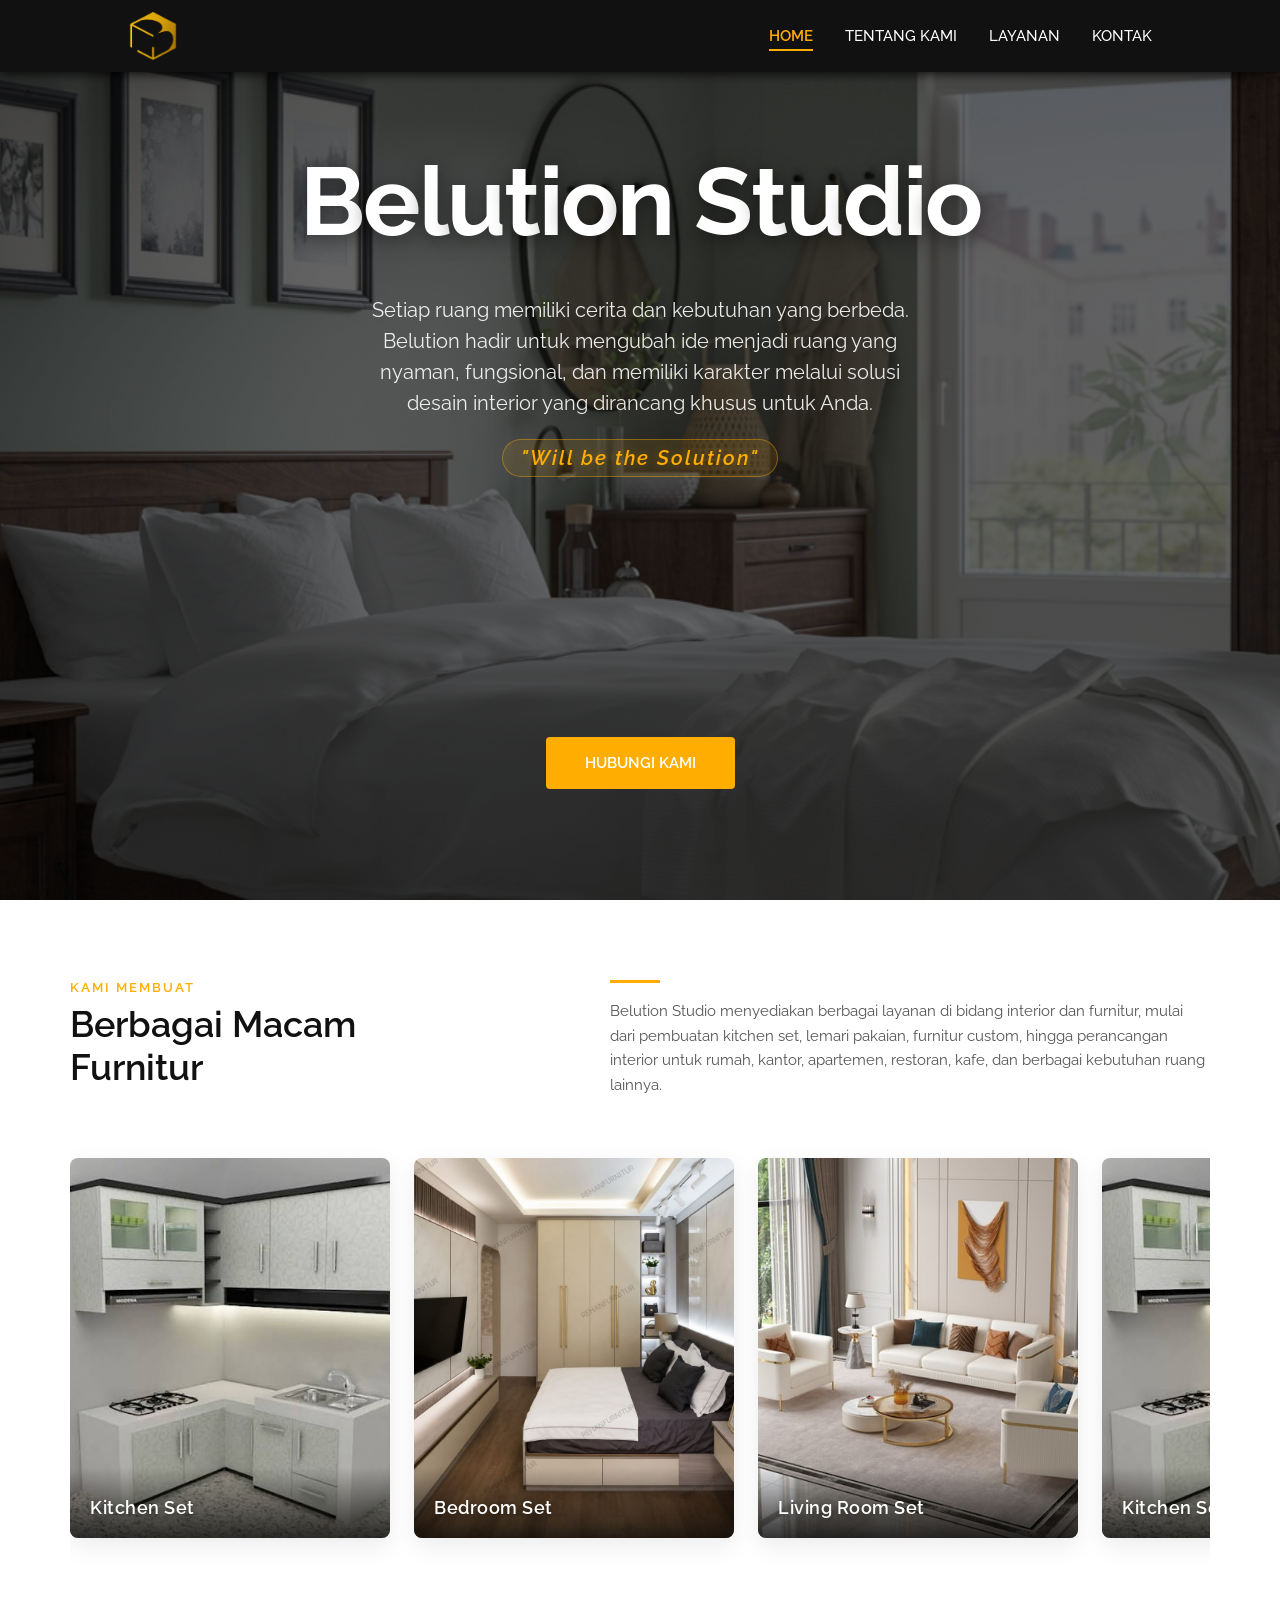
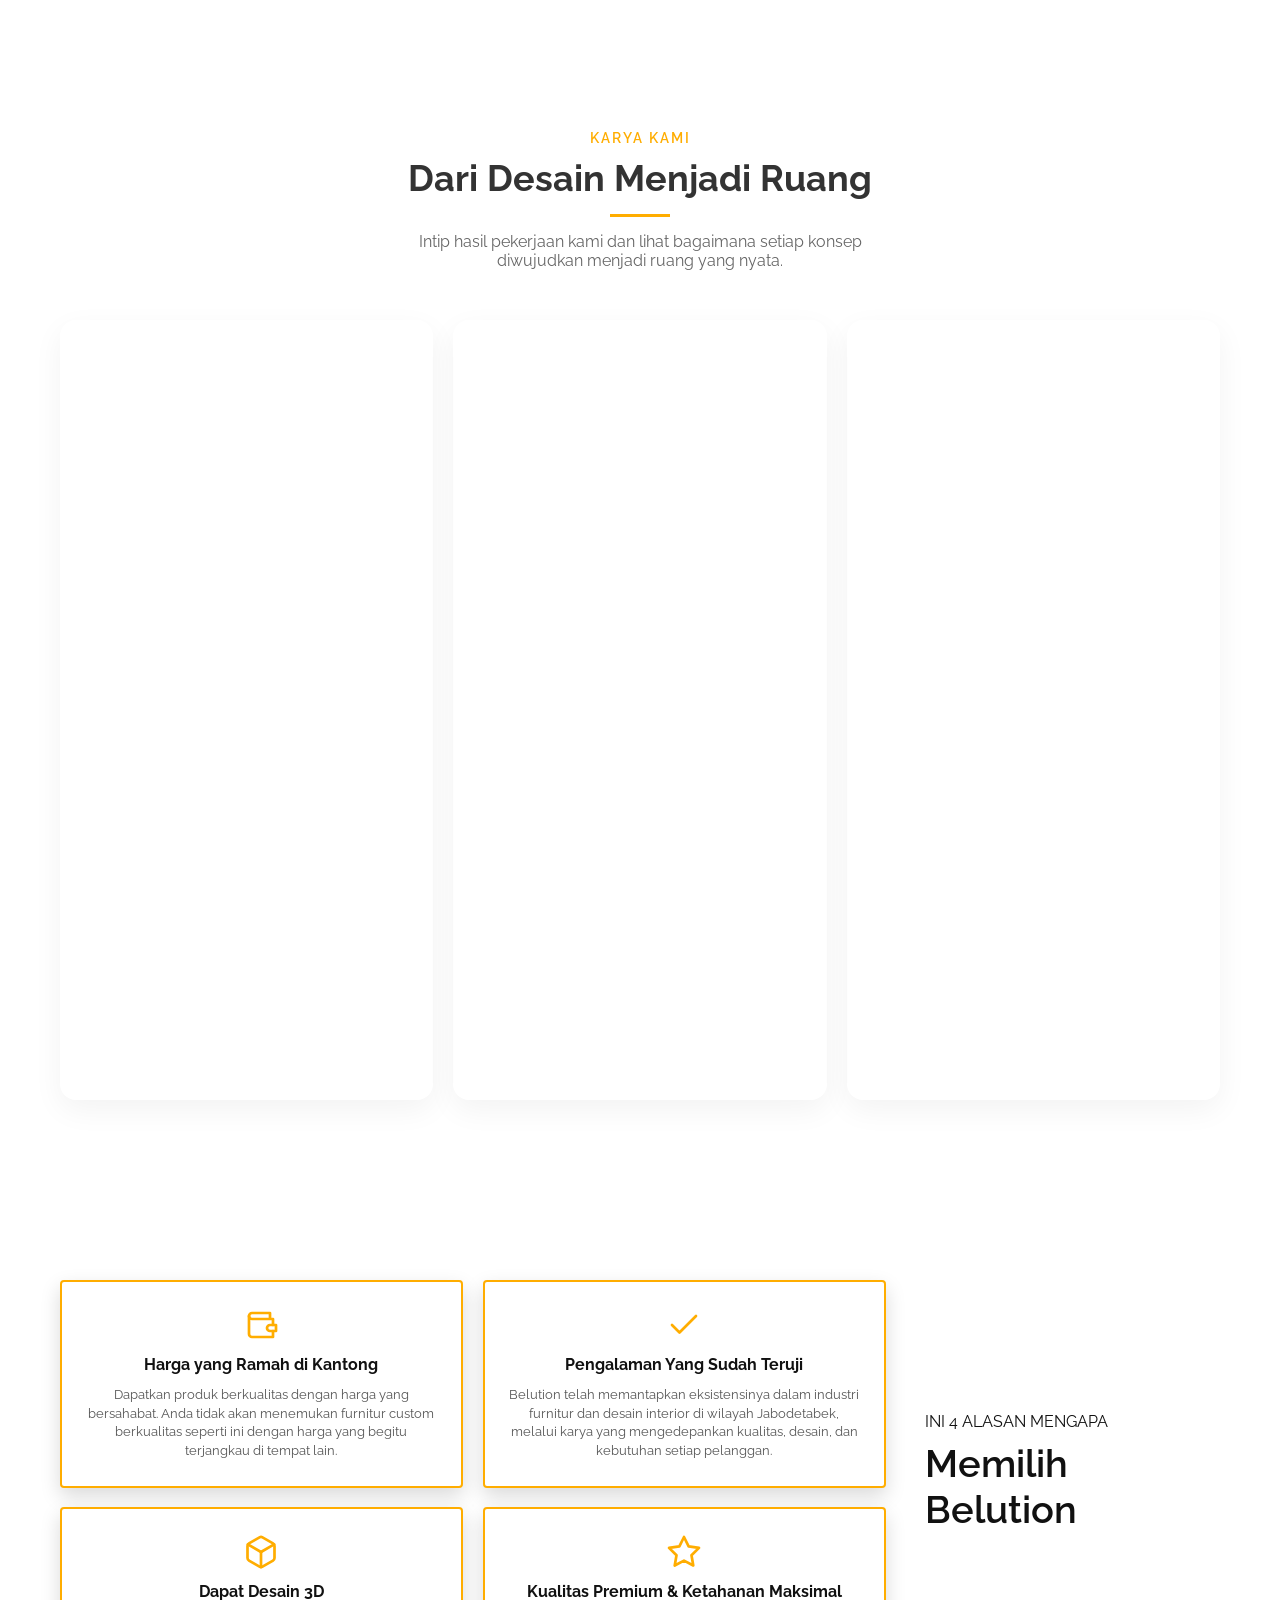
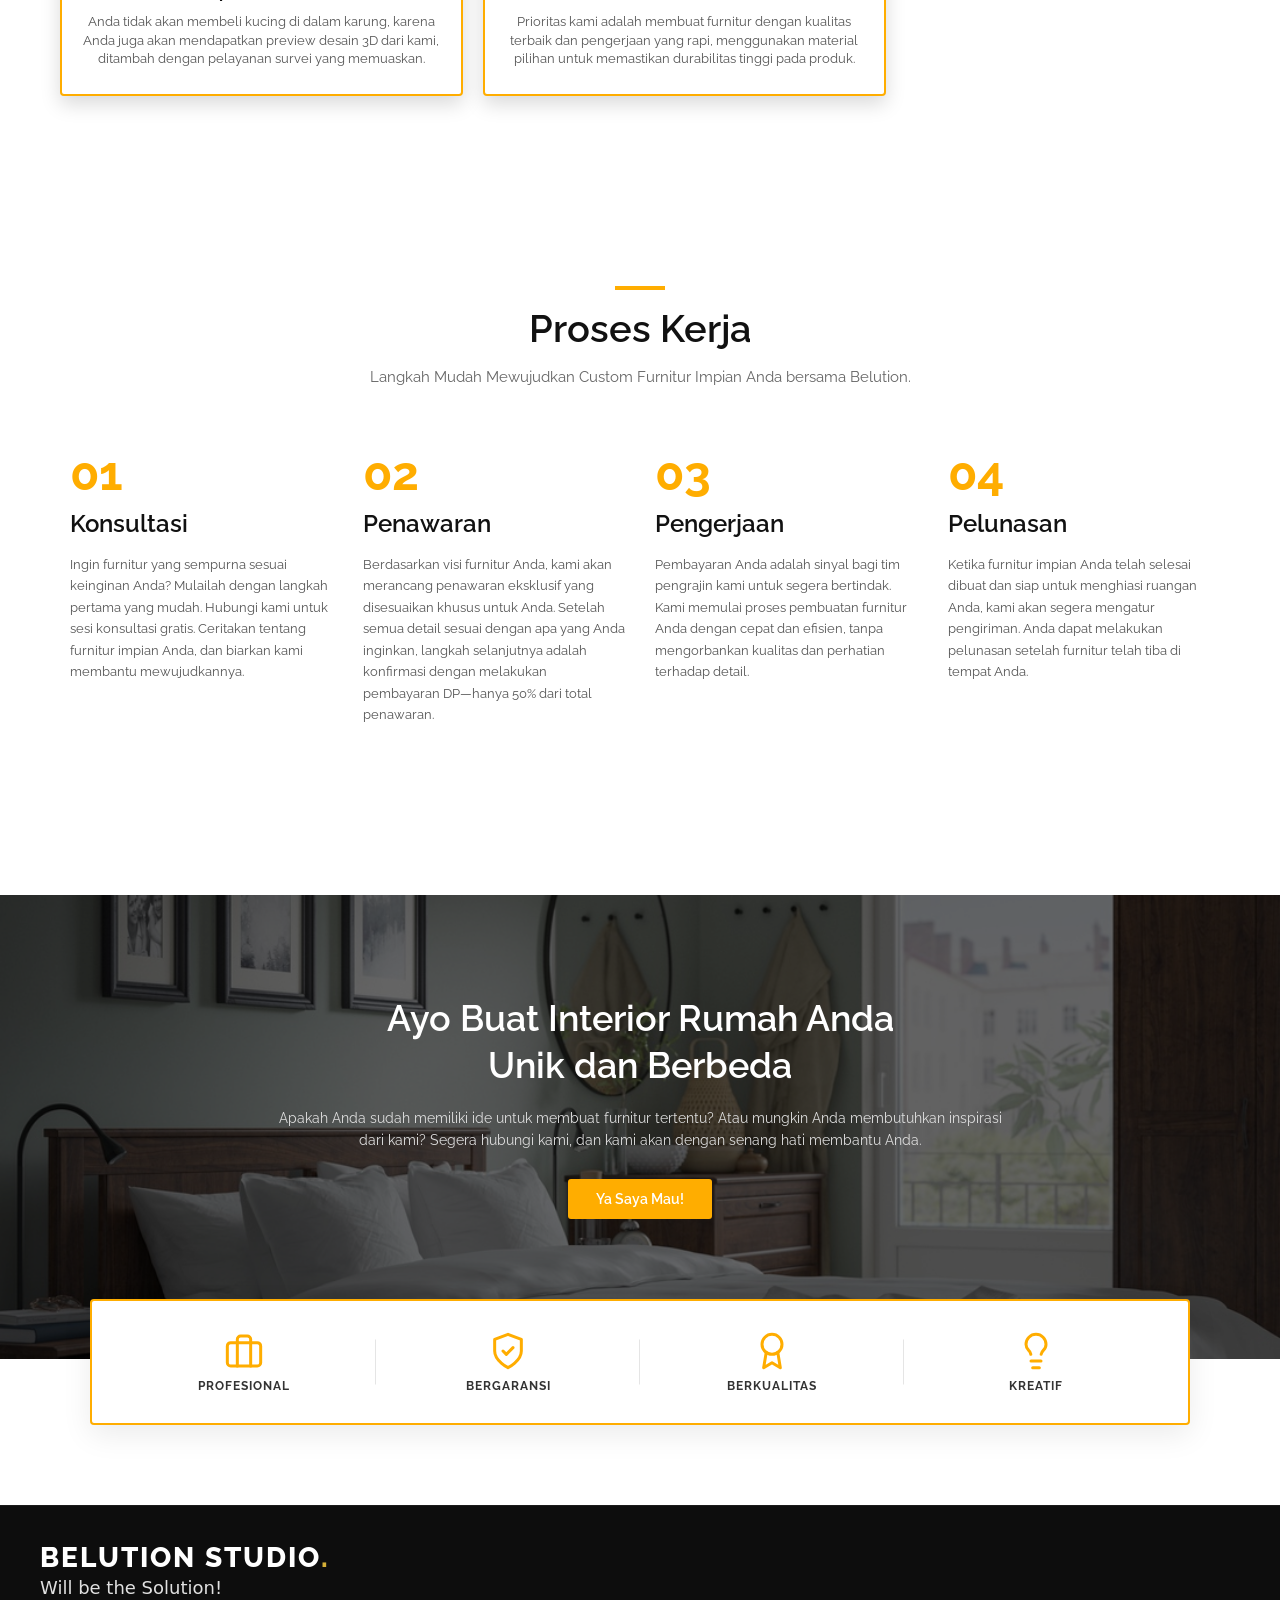
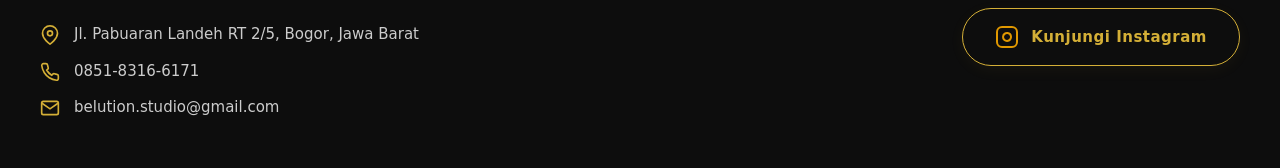
<file: index.html>
<!DOCTYPE html>
<html lang="id">

<head>
  <meta charset="UTF-8">
  <meta name="viewport" content="width=device-width, initial-scale=1.0">
  <link rel="icon" type="image/png" href="images/logo.png">
  <title>Belution</title>

  <!-- CSS -->
  <link rel="stylesheet" href="style.css">
</head>

<body>
  <!-- Navbar sama persis dengan index.html -->
  <header id="navbar">
    <nav>
      <a href="index.html" class="logo">
        <img src="images/logo.png" alt="VINTAGEFUR">
      </a>
  
      <button class="hamburger" id="hamburger-btn" aria-label="Toggle Navigation">
        <span></span>
        <span></span>
        <span></span>
      </button>
  
      <div class="nav-menu" id="nav-menu">
        <a href="index.html"class="active">HOME</a>
        <a href="tentang.html">TENTANG KAMI</a>
        <a href="layanan.html" >LAYANAN</a>
        <a href="kontak.html">KONTAK</a>
      </div>
    </nav>
  </header>

  <main>
    <!-- HERO -->
    <section class="hero">
      <div class="hero-bg"></div>
      <div class="hero-overlay"></div>
    
      <div class="hero-content">
        <!-- Teks h1 akan diisi secara otomatis oleh JS agar per huruf terpisah -->
        <h1 id="hero-title" data-text="Belution Studio">Belution</h1>
    
        <p class="hero-desc">
          Setiap ruang memiliki cerita dan kebutuhan yang berbeda. Belution hadir untuk mengubah ide menjadi ruang yang
          nyaman,
          fungsional, dan memiliki karakter melalui solusi desain interior yang dirancang khusus untuk Anda.
        </p>
    
        <!-- Tagline Highlight Baru -->
        <p class="hero-tagline">
          <span>"Will be the Solution"</span>
        </p>
    
        <a href="kontak.html" class="contact-button">
          <span>HUBUNGI KAMI</span>
        </a>
      </div>
    </section>
    <!-- SECTION FURNITUR (ANIMATED) -->
    <section class="furniture-section">
      <div class="furniture-container">
    
        <!-- Header tetap seperti biasa -->
        <div class="furniture-header">
          <div class="header-left">
            <span class="sub-title">KAMI MEMBUAT</span>
            <h2>Berbagai Macam<br>Furnitur</h2>
          </div>
          <div class="header-right">
            <div class="yellow-line"></div>
            <p>Belution Studio menyediakan berbagai layanan di bidang interior dan furnitur, mulai dari pembuatan kitchen
            set, lemari pakaian, furnitur custom, hingga perancangan interior untuk rumah, kantor, apartemen, restoran,
            kafe, dan berbagai kebutuhan ruang lainnya.</p>
          </div>
        </div>
    
        <!-- CAROUSEL TRACK -->
        <div class="furniture-grid">
          <div class="furniture-track" id="furniture-track">
    
            <!-- SET 1 -->
            <div class="furniture-card">
              <div class="furniture-img-wrapper">
                <img src="images/kitchen-set.jpg" alt="Kitchen Set">
                <div class="hover-overlay">
                  <svg width="28" height="28" viewBox="0 0 24 24" fill="none" stroke="#ffffff" stroke-width="2">
                    <path d="M15 3h6v6M14 10l6-6M9 21H3v-6M10 14l-6 6" />
                  </svg>
                </div>
              </div>
              <div class="card-overlay">
                <h3>Kitchen Set</h3>
              </div>
            </div>
    
            <div class="furniture-card">
              <div class="furniture-img-wrapper">
                <img src="images/bedroom-set.jpg" alt="Bedroom Set">
                <div class="hover-overlay">
                  <svg width="28" height="28" viewBox="0 0 24 24" fill="none" stroke="#ffffff" stroke-width="2">
                    <path d="M15 3h6v6M14 10l6-6M9 21H3v-6M10 14l-6 6" />
                  </svg>
                </div>
              </div>
              <div class="card-overlay">
                <h3>Bedroom Set</h3>
              </div>
            </div>
    
            <div class="furniture-card">
              <div class="furniture-img-wrapper">
                <img src="images/living-room-set.jpg" alt="Living Room Set">
                <div class="hover-overlay">
                  <svg width="28" height="28" viewBox="0 0 24 24" fill="none" stroke="#ffffff" stroke-width="2">
                    <path d="M15 3h6v6M14 10l6-6M9 21H3v-6M10 14l-6 6" />
                  </svg>
                </div>
              </div>
              <div class="card-overlay">
                <h3>Living Room Set</h3>
              </div>
            </div>
    
          </div>
        </div>
    
      </div>
    </section>
    <!-- SECTION VIDEO -->
    <section class="galeri-section">
      <div class="galeri-header">
        <span class="galeri-subtitle">Karya Kami</span>
        <h2 class="galeri-title">Dari Desain Menjadi Ruang</h2>
        <div class="galeri-yellow-line"></div>
        <p class="galeri-desc">Intip hasil pekerjaan kami dan lihat bagaimana setiap konsep diwujudkan menjadi ruang yang nyata.</p>
      </div>
    
      <div class="galeri-bento-grid">
        <!-- Item 1: Tinggi (Memanjang ke bawah) -->
        <div class="galeri-item item-tall">
          <video class="galeri-video" autoplay loop muted playsinline>
            <source src="video/1.mp4" type="video/mp4">
          </video>
          <div class="galeri-overlay">
            <h3>Living Room Minimalis</h3>
            <p>Residential</p>
          </div>
        </div>
    
        <!-- Item 2: Normal Vertikal -->
        <div class="galeri-item item-tall">
          <video class="galeri-video" autoplay loop muted playsinline>
            <source src="video/2.mp4" type="video/mp4">
          </video>
          <div class="galeri-overlay">
            <h3>Pantry & Kitchen Set</h3>
            <p>Custom Furniture</p>
          </div>
        </div>
    
        <!-- Item 3: Normal Vertikal -->
        <div class="galeri-item item-tall">
          <video class="galeri-video" autoplay loop muted playsinline>
            <source src="video/3.mp4" type="video/mp4">
          </video>
          <div class="galeri-overlay">
            <h3>Master Bedroom</h3>
            <p>Interior Design</p>
          </div>
        </div>
      </div>
    </section>
    
    <!-- SECTION REASONS -->
    <section class="reasons-section">
      <div class="reasons-container">
    
        <!-- Left Text Box -->
        <div class="reasons-title">
          <span class="sub-title-white">INI 4 ALASAN MENGAPA</span>
          <h2>Memilih Belution</h2>
        </div>
    
        <!-- Right Cards Grid (2x2) -->
        <div class="reasons-grid">
    
          <!-- Card 1 -->
          <div class="reason-card">
            <div class="icon">
              <svg width="36" height="36" viewBox="0 0 24 24" fill="none" stroke="#ffad00" stroke-width="1.8"
                stroke-linecap="round" stroke-linejoin="round">
                <path d="M20 12V8H6a2 2 0 0 1-2-2c0-1.1.9-2 2-2h12v4" />
                <path d="M4 6v12c0 1.1.9 2 2 2h14v-4" />
                <path d="M18 12a2 2 0 0 0-2 2c0 1.1.9 2 2 2h4v-4h-4z" />
              </svg>
            </div>
            <h3>Harga yang Ramah di Kantong</h3>
            <p>Dapatkan produk berkualitas dengan harga yang bersahabat. Anda tidak akan menemukan furnitur custom
              berkualitas seperti ini dengan harga yang begitu terjangkau di tempat lain.</p>
          </div>
    
          <!-- Card 2 -->
          <div class="reason-card">
            <div class="icon">
              <svg width="36" height="36" viewBox="0 0 24 24" fill="none" stroke="#ffad00" stroke-width="1.8"
                stroke-linecap="round" stroke-linejoin="round">
                <polyline points="20 6 9 17 4 12" />
              </svg>
            </div>
            <h3>Pengalaman Yang Sudah Teruji</h3>
            <p>Belution telah memantapkan eksistensinya dalam industri furnitur dan desain interior di wilayah Jabodetabek, melalui
            karya yang mengedepankan kualitas, desain, dan kebutuhan setiap pelanggan.</p>
          </div>
    
          <!-- Card 3 -->
          <div class="reason-card">
            <div class="icon">
              <svg width="36" height="36" viewBox="0 0 24 24" fill="none" stroke="#ffad00" stroke-width="1.8"
                stroke-linecap="round" stroke-linejoin="round">
                <path
                  d="M21 16V8a2 2 0 0 0-1-1.73l-7-4a2 2 0 0 0-2 0l-7 4A2 2 0 0 0 3 8v8a2 2 0 0 0 1 1.73l7 4a2 2 0 0 0 2 0l7-4A2 2 0 0 0 21 16z" />
                <polyline points="3.27 6.96 12 12.01 20.73 6.96" />
                <line x1="12" y1="22.08" x2="12" y2="12" />
              </svg>
            </div>
            <h3>Dapat Desain 3D</h3>
            <p>Anda tidak akan membeli kucing di dalam karung, karena Anda juga akan mendapatkan preview desain 3D dari
              kami, ditambah dengan pelayanan survei yang memuaskan.</p>
          </div>
    
          <!-- Card 4 -->
          <div class="reason-card">
            <div class="icon">
              <svg width="36" height="36" viewBox="0 0 24 24" fill="none" stroke="#ffad00" stroke-width="1.8"
                stroke-linecap="round" stroke-linejoin="round">
                <polygon
                  points="12 2 15.09 8.26 22 9.27 17 14.14 18.18 21.02 12 17.77 5.82 21.02 7 14.14 2 9.27 8.91 8.26 12 2" />
              </svg>
            </div>
            <h3>Kualitas Premium & Ketahanan Maksimal</h3>
            <p>Prioritas kami adalah membuat furnitur dengan kualitas terbaik dan pengerjaan yang rapi, menggunakan material
              pilihan untuk memastikan durabilitas tinggi pada produk.</p>
          </div>
    
        </div>
    
      </div>
    </section>
    <!-- SECTION PROSES KERJA -->
    <section class="process-section">
      <div class="process-container">
    
        <!-- Section Header -->
        <div class="process-header">
          <div class="yellow-line-center"></div>
          <h2>Proses Kerja</h2>
          <p class="process-subtitle">
            Langkah Mudah Mewujudkan Custom Furnitur Impian Anda bersama Belution.
          </p>
        </div>
    
        <!-- Process Steps Grid (4 Columns) -->
        <div class="process-grid">
    
          <!-- Step 01 -->
          <div class="process-step">
            <span class="step-number">01</span>
            <h3>Konsultasi</h3>
            <p>
              Ingin furnitur yang sempurna sesuai keinginan Anda? Mulailah dengan langkah pertama yang mudah. Hubungi kami
              untuk sesi konsultasi gratis. Ceritakan tentang furnitur impian Anda, dan biarkan kami membantu mewujudkannya.
            </p>
          </div>
    
          <!-- Step 02 -->
          <div class="process-step">
            <span class="step-number">02</span>
            <h3>Penawaran</h3>
            <p>
              Berdasarkan visi furnitur Anda, kami akan merancang penawaran eksklusif yang disesuaikan khusus untuk Anda.
              Setelah semua detail sesuai dengan apa yang Anda inginkan, langkah selanjutnya adalah konfirmasi dengan
              melakukan pembayaran DP—hanya 50% dari total penawaran.
            </p>
          </div>
    
          <!-- Step 03 -->
          <div class="process-step">
            <span class="step-number">03</span>
            <h3>Pengerjaan</h3>
            <p>
              Pembayaran Anda adalah sinyal bagi tim pengrajin kami untuk segera bertindak. Kami memulai proses pembuatan
              furnitur Anda dengan cepat dan efisien, tanpa mengorbankan kualitas dan perhatian terhadap detail.
            </p>
          </div>
    
          <!-- Step 04 -->
          <div class="process-step">
            <span class="step-number">04</span>
            <h3>Pelunasan</h3>
            <p>
              Ketika furnitur impian Anda telah selesai dibuat dan siap untuk menghiasi ruangan Anda, kami akan segera
              mengatur pengiriman. Anda dapat melakukan pelunasan setelah furnitur telah tiba di tempat Anda.
            </p>
          </div>
    
        </div>
    
      </div>
    </section>
    <!-- SECTION CTA & STATS -->
    <section class="cta-stats-section">
      <!-- Top Banner / CTA -->
      <div class="cta-banner">
        <div class="cta-overlay"></div>
        <div class="cta-content">
          <h2>Ayo Buat Interior Rumah Anda<br>Unik dan Berbeda</h2>
          <p>Apakah Anda sudah memiliki ide untuk membuat furnitur tertentu? Atau mungkin Anda membutuhkan inspirasi dari
            kami? Segera hubungi kami, dan kami akan dengan senang hati membantu Anda.</p>
          <a href="kontak.html" class="btn-cta">Ya Saya Mau!</a>
        </div>
      </div>
    
      <div class="stats-wrapper">
        <div class="stats-container">
      
          <!-- Item 1: Profesional (Ikon Briefcase/Dasi) -->
          <div class="stat-item">
            <div class="stat-number">
              <svg width="40" height="40" viewBox="0 0 24 24" fill="none" stroke="#ffad00" stroke-width="1.8"
                stroke-linecap="round" stroke-linejoin="round">
                <rect x="2" y="7" width="20" height="14" rx="2" ry="2" />
                <path d="M16 21V5a2 2 0 0 0-2-2h-4a2 2 0 0 0-2 2v16" />
              </svg>
            </div>
            <p class="stat-label">PROFESIONAL</p>
          </div>
      
          <!-- Item 2: Bergaransi (Ikon Perisai Centang) -->
          <div class="stat-item">
            <div class="stat-number">
              <svg width="40" height="40" viewBox="0 0 24 24" fill="none" stroke="#ffad00" stroke-width="1.8"
                stroke-linecap="round" stroke-linejoin="round">
                <path d="M12 22s8-4 8-10V5l-8-3-8 3v7c0 6 8 10 8 10z" />
                <path d="M9 12l2 2 4-4" />
              </svg>
            </div>
            <p class="stat-label">BERGARANSI</p>
          </div>
      
          <!-- Item 3: Berkualitas (Ikon Bintang Kualitas / Badge) -->
          <div class="stat-item">
            <div class="stat-number">
              <svg width="40" height="40" viewBox="0 0 24 24" fill="none" stroke="#ffad00" stroke-width="1.8"
                stroke-linecap="round" stroke-linejoin="round">
                <circle cx="12" cy="8" r="6" />
                <path d="M15.477 12.89L17 22l-5-3-5 3 1.523-9.11" />
              </svg>
            </div>
            <p class="stat-label">BERKUALITAS</p>
          </div>
      
          <!-- Item 4: Kreatif (Ikon Lampu Ide) -->
          <div class="stat-item">
            <div class="stat-number">
              <svg width="40" height="40" viewBox="0 0 24 24" fill="none" stroke="#ffad00" stroke-width="1.8"
                stroke-linecap="round" stroke-linejoin="round">
                <path d="M9 18h6" />
                <path d="M10 22h4" />
                <path
                  d="M15.09 14c.18-.98.65-1.74 1.41-2.5A4.65 4.65 0 0 0 18 8 6 6 0 0 0 6 8c0 1 .23 2.23 1.5 3.5A4.61 4.61 0 0 1 8.91 14" />
              </svg>
            </div>
            <p class="stat-label">KREATIF</p>
          </div>
      
        </div>
      </div>
    </section>

    <footer class="site-footer">
      <div class="footer-container">
        <!-- Kolom Kiri: Informasi & Kontak -->
        <div class="footer-left">
          <div class="footer-brand">
            <!-- Ganti src dengan logo Belution Anda -->
            <h2 class="footer-logo">BELUTION STUDIO<span>.</span></h2>
          </div>
    
          <p class="footer-tagline">
            Will be the Solution!
          </p>
    
          <ul class="footer-contact-list">
            <li>
              <svg class="contact-icon" viewBox="0 0 24 24" fill="none" stroke="currentColor" stroke-width="2">
                <path d="M21 10c0 7-9 13-9 13s-9-6-9-13a9 9 0 0 1 18 0z"></path>
                <circle cx="12" cy="10" r="3"></circle>
              </svg>
              <span>Jl. Pabuaran Landeh RT 2/5, Bogor, Jawa Barat</span>
            </li>
            <li>
              <svg class="contact-icon" viewBox="0 0 24 24" fill="none" stroke="currentColor" stroke-width="2">
                <path
                  d="M22 16.92v3a2 2 0 0 1-2.18 2 19.79 19.79 0 0 1-8.63-3.07 19.5 19.5 0 0 1-6-6 19.79 19.79 0 0 1-3.07-8.67A2 2 0 0 1 4.11 2h3a2 2 0 0 1 2 1.72 12.84 12.84 0 0 0 .7 2.81 2 2 0 0 1-.45 2.11L8.09 9.91a16 16 0 0 0 6 6l1.27-1.27a2 2 0 0 1 2.11-.45 12.84 12.84 0 0 0 2.81.7A2 2 0 0 1 22 16.92z">
                </path>
              </svg>
              <a href="kontak.html">0851-8316-6171</a>
            </li>
            <li>
              <svg class="contact-icon" viewBox="0 0 24 24" fill="none" stroke="currentColor" stroke-width="2">
                <path d="M4 4h16c1.1 0 2 .9 2 2v12c0 1.1-.9 2-2 2H4c-1.1 0-2-.9-2-2V6c0-1.1.9-2 2-2z"></path>
                <polyline points="22,6 12,13 2,6"></polyline>
              </svg>
              <a href="kontak.html">belution.studio@gmail.com</a>
            </li>
          </ul>
        </div>
    
        <!-- Kolom Kanan: Tombol Instagram -->
        <div class="footer-right">
          <a href="https://www.instagram.com/belution.studio/" target="_blank" class="btn-instagram">
            <svg width="24" height="24" viewBox="0 0 24 24" fill="none" stroke="currentColor" stroke-width="2">
              <rect x="2" y="2" width="20" height="20" rx="5" ry="5"></rect>
              <path d="M16 11.37A4 4 0 1 1 12.63 8 4 4 0 0 1 16 11.37z"></path>
              <line x1="17.5" y1="6.5" x2="17.51" y2="6.5"></line>
            </svg>
            <span>Kunjungi Instagram</span>
          </a>
        </div>
      </div>
    </footer>

  </main>

  <script src="script.js"></script>

  <div class="image-modal" id="image-modal">
    <span class="modal-close">&times;</span>
    <img class="modal-content" id="modal-img" alt="Preview Gambar Fullscreen">
    <div id="modal-caption"></div>
  </div>
</body>

</html>
</file>
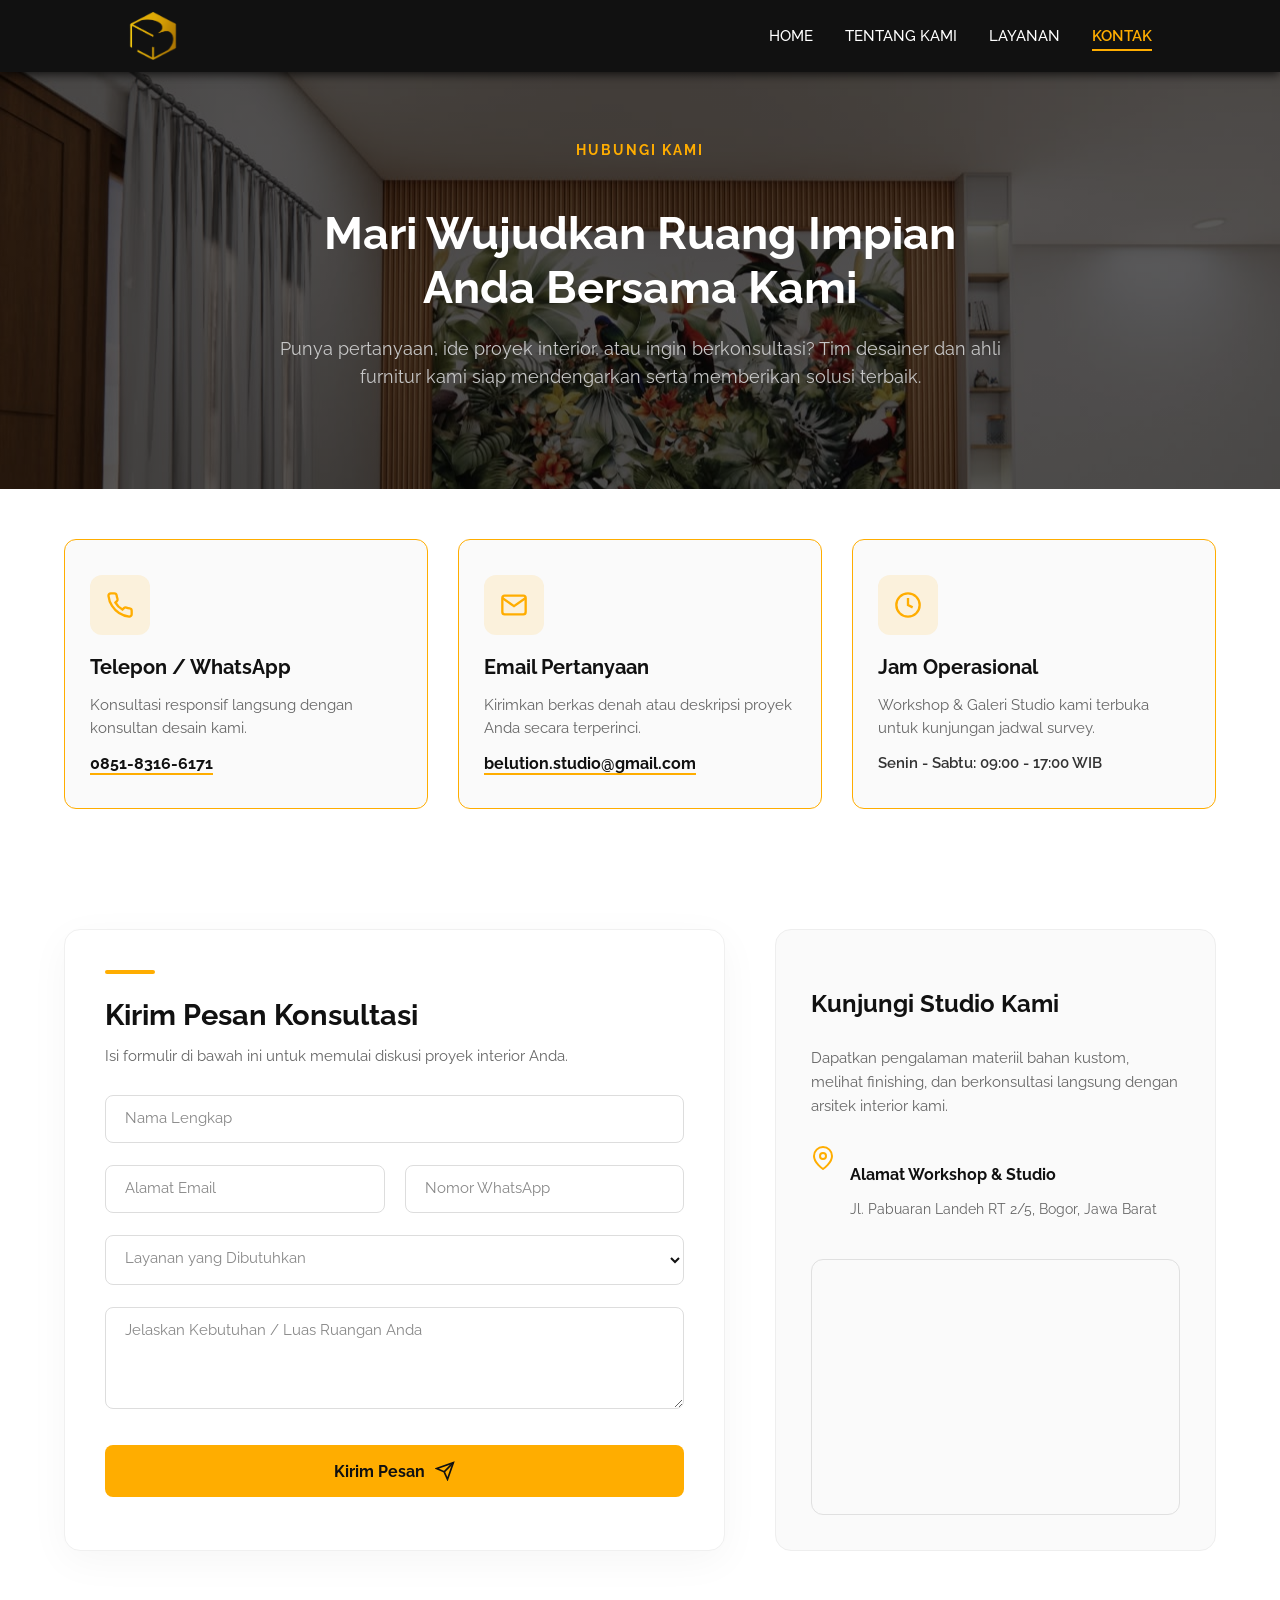
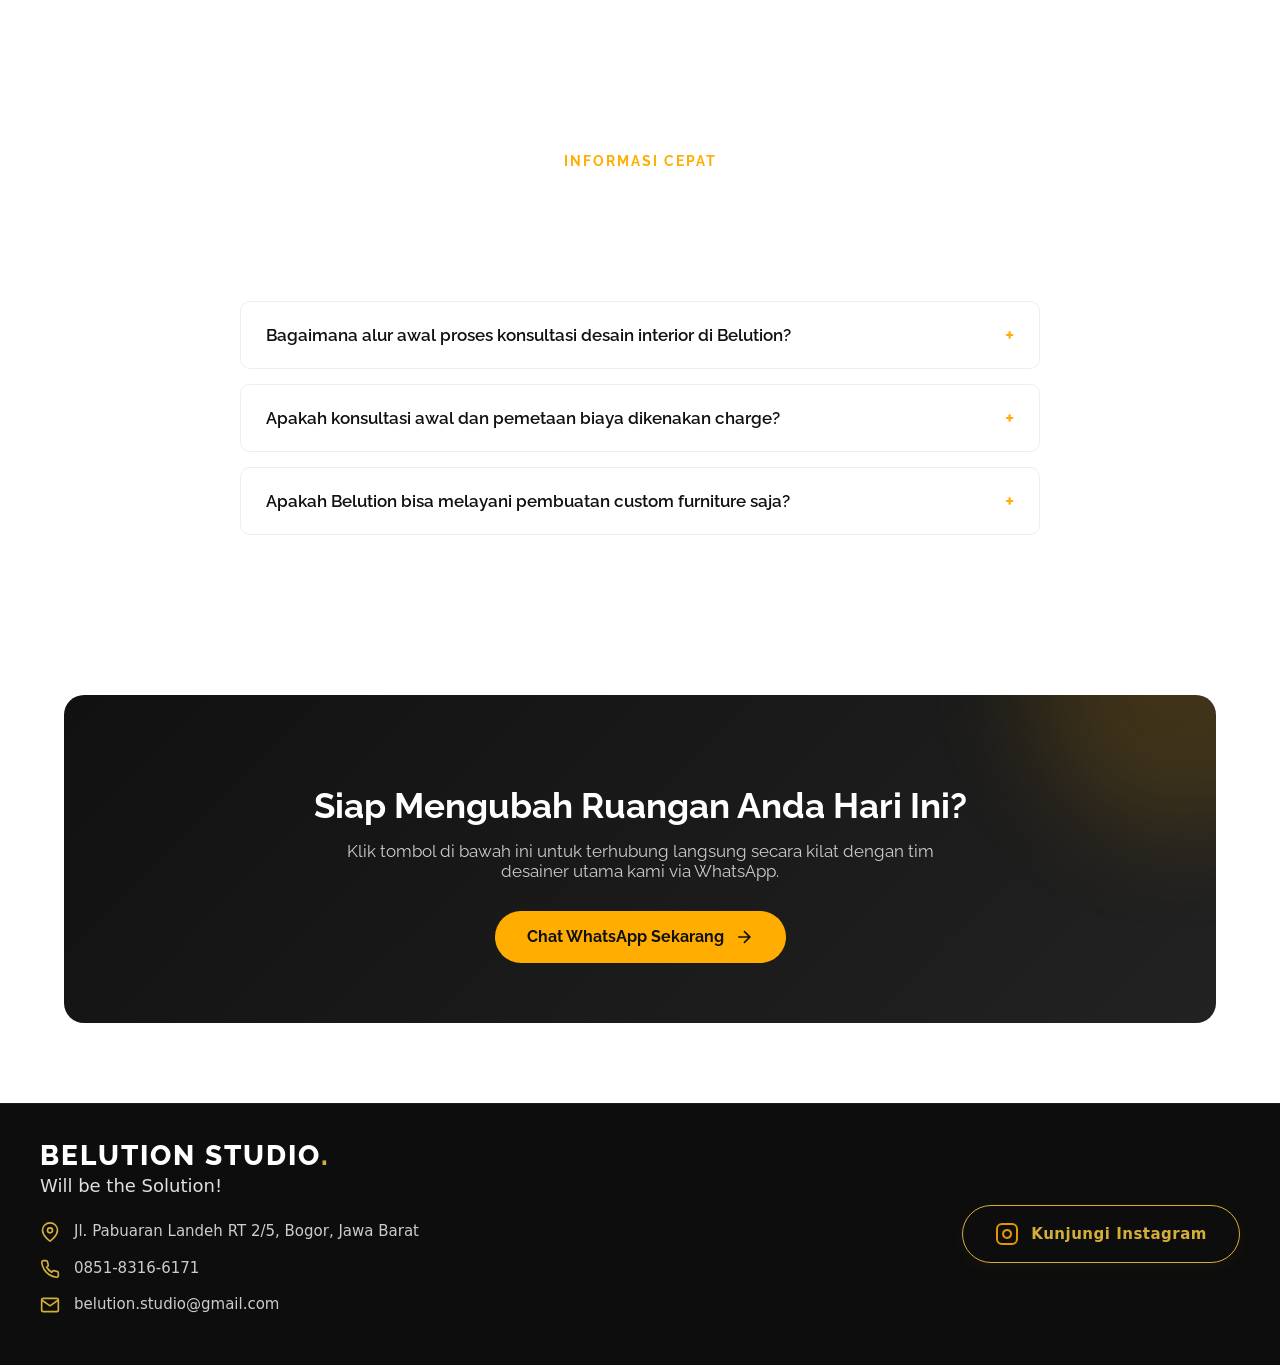
<file: kontak.html>
<!DOCTYPE html>
<html lang="id">

<head>
    <meta charset="UTF-8">
    <meta name="viewport" content="width=device-width, initial-scale=1.0">
    <link rel="icon" type="image/png" href="images/logo.png">
    <title>Kontak Kami - Belution Studio</title>

    <link rel="stylesheet" href="style.css">
</head>

<body>
    <!-- Navbar sama persis dengan index.html -->
    <header id="navbar">
        <nav>
            <a href="index.html" class="logo">
                <img src="images/logo.png" alt="VINTAGEFUR">
            </a>
    
            <button class="hamburger" id="hamburger-btn" aria-label="Toggle Navigation">
                <span></span>
                <span></span>
                <span></span>
            </button>
    
            <div class="nav-menu" id="nav-menu">
                <a href="index.html">HOME</a>
                <a href="tentang.html">TENTANG KAMI</a>
                <a href="layanan.html" >LAYANAN</a>
                <a href="kontak.html" class="active">KONTAK</a>
            </div>
        </nav>
    </header>

    <main>
        <!-- Section 1: Hero Contact Header -->
        <section class="kontak-hero">
            <div class="kontak-hero-content kontak-reveal-up">
                <span class="kontak-subtitle">Hubungi Kami</span>
                <h1 class="kontak-hero-title">Mari Wujudkan Ruang Impian Anda Bersama Kami</h1>
                <p class="kontak-hero-desc">
                    Punya pertanyaan, ide proyek interior, atau ingin berkonsultasi? Tim desainer dan ahli furnitur kami
                    siap mendengarkan serta memberikan solusi terbaik.
                </p>
            </div>
        </section>

        <!-- Section 2: Quick Contact Cards -->
        <section class="kontak-cards-section">
            <div class="kontak-container kontak-cards-grid">
                <div class="kontak-card kontak-reveal-up">
                    <div class="kontak-card-icon">
                        <svg width="28" height="28" viewBox="0 0 24 24" fill="none" stroke="#ffad00" stroke-width="2">
                            <path
                                d="M22 16.92v3a2 2 0 0 1-2.18 2 19.79 19.79 0 0 1-8.63-3.07 19.5 19.5 0 0 1-6-6 19.79 19.79 0 0 1-3.07-8.67A2 2 0 0 1 4.11 2h3a2 2 0 0 1 2 1.72 12.84 12.84 0 0 0 .7 2.81 2 2 0 0 1-.45 2.11L8.09 9.91a16 16 0 0 0 6 6l1.27-1.27a2 2 0 0 1 2.11-.45 12.84 12.84 0 0 0 2.81.7A2 2 0 0 1 22 16.92z" />
                        </svg>
                    </div>
                    <h3>Telepon / WhatsApp</h3>
                    <p>Konsultasi responsif langsung dengan konsultan desain kami.</p>
                    <a href="http://wa.link/p854zw" target="_blank" class="kontak-card-link">0851-8316-6171</a>
                </div>

                <div class="kontak-card kontak-reveal-up">
                    <div class="kontak-card-icon">
                        <svg width="28" height="28" viewBox="0 0 24 24" fill="none" stroke="#ffad00" stroke-width="2">
                            <path d="M4 4h16c1.1 0 2 .9 2 2v12c0 1.1-.9 2-2 2H4c-1.1 0-2-.9-2-2V6c0-1.1.9-2 2-2z" />
                            <polyline points="22,6 12,13 2,6" />
                        </svg>
                    </div>
                    <h3>Email Pertanyaan</h3>
                    <p>Kirimkan berkas denah atau deskripsi proyek Anda secara terperinci.</p>
                    <a href="mailto:belution.studio@gmail.com" class="kontak-card-link">belution.studio@gmail.com</a>
                </div>

                <div class="kontak-card kontak-reveal-up">
                    <div class="kontak-card-icon">
                        <svg width="28" height="28" viewBox="0 0 24 24" fill="none" stroke="#ffad00" stroke-width="2">
                            <circle cx="12" cy="12" r="10" />
                            <polyline points="12 6 12 12 16 14" />
                        </svg>
                    </div>
                    <h3>Jam Operasional</h3>
                    <p>Workshop & Galeri Studio kami terbuka untuk kunjungan jadwal survey.</p>
                    <span class="kontak-card-info">Senin - Sabtu: 09:00 - 17:00 WIB</span>
                </div>
            </div>
        </section>

        <!-- Section 3: Interactive Form & Studio Office Detail -->
        <section class="kontak-main-section">
            <div class="kontak-container kontak-main-grid">
                <!-- Form Konsultasi -->
                <div class="kontak-form-wrapper kontak-reveal-left">
                    <div class="kontak-yellow-line"></div>
                    <h2>Kirim Pesan Konsultasi</h2>
                    <p class="kontak-form-desc">Isi formulir di bawah ini untuk memulai diskusi proyek interior Anda.
                    </p>

                    <form id="kontak-form" class="kontak-form">
                        <div class="kontak-input-group">
                            <input type="text" id="nama" name="nama" required placeholder=" ">
                            <label for="nama">Nama Lengkap</label>
                        </div>

                        <div class="kontak-input-row">
                            <div class="kontak-input-group">
                                <input type="email" id="email" name="email" required placeholder=" ">
                                <label for="email">Alamat Email</label>
                            </div>
                            <div class="kontak-input-group">
                                <input type="tel" id="telepon" name="telepon" required placeholder=" ">
                                <label for="telepon">Nomor WhatsApp</label>
                            </div>
                        </div>

                        <div class="kontak-input-group">
                            <select id="layanan" name="layanan" required>
                                <option value="" disabled selected hidden></option>
                                <option value="Interior Rumah">Interior Rumah / Hunian</option>
                                <option value="Desain Kantor">Desain Kantor & Komersial</option>
                                <option value="Custom Furniture">Manufaktur Furnitur Kustom</option>
                                <option value="Renovasi Ruang">Renovasi & Penataan Ruang</option>
                            </select>
                            <label for="layanan">Layanan yang Dibutuhkan</label>
                        </div>

                        <div class="kontak-input-group">
                            <textarea id="pesan" name="pesan" rows="4" required placeholder=" "></textarea>
                            <label for="pesan">Jelaskan Kebutuhan / Luas Ruangan Anda</label>
                        </div>

                        <button type="submit" class="kontak-submit-btn">
                            <span>Kirim Pesan</span>
                            <svg width="20" height="20" viewBox="0 0 24 24" fill="none" stroke="currentColor"
                                stroke-width="2">
                                <line x1="22" y1="2" x2="11" y2="13" />
                                <polygon points="22 2 15 22 11 13 2 9 22 2" />
                            </svg>
                        </button>
                    </form>
                </div>

                <!-- Studio Info -->
                <div class="kontak-info-wrapper kontak-reveal-right">
                    <div class="kontak-info-card">
                        <h3>Kunjungi Studio Kami</h3>
                        <p>Dapatkan pengalaman materiil bahan kustom, melihat finishing, dan berkonsultasi langsung
                            dengan arsitek interior kami.</p>

                        <div class="kontak-location-item">
                            <div class="kontak-loc-icon">
                                <svg width="24" height="24" viewBox="0 0 24 24" fill="none" stroke="#ffad00"
                                    stroke-width="2">
                                    <path d="M21 10c0 7-9 13-9 13s-9-6-9-13a9 9 0 0 1 18 0z" />
                                    <circle cx="12" cy="10" r="3" />
                                </svg>
                            </div>
                            <div>
                                <h4>Alamat Workshop & Studio</h4>
                                <p>Jl. Pabuaran Landeh RT 2/5, Bogor, Jawa Barat</p>
                            </div>
                        </div>

                        <!-- Embed Interactive Map Mockup -->
                        <div class="kontak-map-wrapper">
                            <iframe title="Belution Studio Location"
                                src="https://www.google.com/maps/embed?pb=!1m17!1m12!1m3!1d990.7730078336571!2d106.79726935064016!3d-6.635491999584919!2m3!1f0!2f0!3f0!3m2!1i1024!2i768!4f13.1!3m2!1m1!2zNsKwMzgnMDcuOCJTIDEwNsKwNDcnNTEuNiJF!5e0!3m2!1sen!2sid!4v1788972106270!5m2!1sen!2sid"
                                width="100%" height="250" style="border:0; border-radius: 8px;" allowfullscreen="" loading="lazy"
                                referrerpolicy="strict-origin-when-cross-origin">
                            </iframe>
                        </div>
                    </div>
                </div>
            </div>
        </section>

        <!-- Section 4: Interactive FAQ Accordion -->
        <section class="kontak-faq-section">
            <div class="kontak-container">
                <div class="kontak-section-header kontak-reveal-up">
                    <span class="kontak-subtitle">Informasi Cepat</span>
                    <h2>Pertanyaan Sering Diajukan</h2>
                </div>

                <div class="kontak-faq-list">
                    <div class="kontak-faq-item kontak-reveal-up">
                        <button class="kontak-faq-question">
                            <span>Bagaimana alur awal proses konsultasi desain interior di Belution?</span>
                            <span class="kontak-faq-icon">+</span>
                        </button>
                        <div class="kontak-faq-answer">
                            <p>Proses diawali dengan diskusi kebutuhan dan anggaran Anda, dilanjutkan dengan survey
                                titik lokasi untuk pengukuran presisi, pembuatan visualisasi 3D, hingga tahap pengerjaan
                                fabrikasi furnitur.</p>
                        </div>
                    </div>

                    <div class="kontak-faq-item kontak-reveal-up">
                        <button class="kontak-faq-question">
                            <span>Apakah konsultasi awal dan pemetaan biaya dikenakan charge?</span>
                            <span class="kontak-faq-icon">+</span>
                        </button>
                        <div class="kontak-faq-answer">
                            <p>Sesi diskusi awal via WhatsApp/Email bersifat gratis. Estimasi perkiraan anggaran awal
                                dapat diberikan sebelum survey tim teknis ke lapangan.</p>
                        </div>
                    </div>

                    <div class="kontak-faq-item kontak-reveal-up">
                        <button class="kontak-faq-question">
                            <span>Apakah Belution bisa melayani pembuatan custom furniture saja?</span>
                            <span class="kontak-faq-icon">+</span>
                        </button>
                        <div class="kontak-faq-answer">
                            <p>Ya, tentu. Selain pengerjaan interior full-scale, workshop kami memproduksi berbagai
                                *loose furniture* dan *built-in cabinet* secara kustom sesuai dimensi ruangan Anda.</p>
                        </div>
                    </div>
                </div>
            </div>
        </section>

        <!-- Section 5: Consultation CTA Banner -->
        <section class="kontak-cta-section">
            <div class="kontak-container kontak-cta-inner kontak-reveal-up">
                <h2>Siap Mengubah Ruangan Anda Hari Ini?</h2>
                <p>Klik tombol di bawah ini untuk terhubung langsung secara kilat dengan tim desainer utama kami via
                    WhatsApp.</p>
                <a href="https://wa.me/628123456789?text=Halo%20Belution%20Studio,%20saya%20ingin%20konsultasi%20mengenai%20desain%20interior."
                    target="_blank" class="kontak-cta-btn">
                    <span>Chat WhatsApp Sekarang</span>
                    <svg width="20" height="20" viewBox="0 0 24 24" fill="none" stroke="currentColor" stroke-width="2">
                        <path d="M5 12h14M12 5l7 7-7 7" />
                    </svg>
                </a>
            </div>
        </section>

        <footer class="site-footer">
            <div class="footer-container">
                <!-- Kolom Kiri: Informasi & Kontak -->
                <div class="footer-left">
                    <div class="footer-brand">
                        <!-- Ganti src dengan logo Belution Anda -->
                        <h2 class="footer-logo">BELUTION STUDIO<span>.</span></h2>
                    </div>
        
                    <p class="footer-tagline">
                        Will be the Solution!
                    </p>
        
                    <ul class="footer-contact-list">
                        <li>
                            <svg class="contact-icon" viewBox="0 0 24 24" fill="none" stroke="currentColor" stroke-width="2">
                                <path d="M21 10c0 7-9 13-9 13s-9-6-9-13a9 9 0 0 1 18 0z"></path>
                                <circle cx="12" cy="10" r="3"></circle>
                            </svg>
                            <span>Jl. Pabuaran Landeh RT 2/5, Bogor, Jawa Barat</span>
                        </li>
                        <li>
                            <svg class="contact-icon" viewBox="0 0 24 24" fill="none" stroke="currentColor" stroke-width="2">
                                <path
                                    d="M22 16.92v3a2 2 0 0 1-2.18 2 19.79 19.79 0 0 1-8.63-3.07 19.5 19.5 0 0 1-6-6 19.79 19.79 0 0 1-3.07-8.67A2 2 0 0 1 4.11 2h3a2 2 0 0 1 2 1.72 12.84 12.84 0 0 0 .7 2.81 2 2 0 0 1-.45 2.11L8.09 9.91a16 16 0 0 0 6 6l1.27-1.27a2 2 0 0 1 2.11-.45 12.84 12.84 0 0 0 2.81.7A2 2 0 0 1 22 16.92z">
                                </path>
                            </svg>
                            <a href="kontak.html">0851-8316-6171</a>
                        </li>
                        <li>
                            <svg class="contact-icon" viewBox="0 0 24 24" fill="none" stroke="currentColor" stroke-width="2">
                                <path d="M4 4h16c1.1 0 2 .9 2 2v12c0 1.1-.9 2-2 2H4c-1.1 0-2-.9-2-2V6c0-1.1.9-2 2-2z"></path>
                                <polyline points="22,6 12,13 2,6"></polyline>
                            </svg>
                            <a href="kontak.html">belution.studio@gmail.com</a>
                        </li>
                    </ul>
                </div>
        
                <!-- Kolom Kanan: Tombol Instagram -->
                <div class="footer-right">
                    <a href="https://www.instagram.com/belution.studio/" target="_blank" class="btn-instagram">
                        <svg width="24" height="24" viewBox="0 0 24 24" fill="none" stroke="currentColor" stroke-width="2">
                            <rect x="2" y="2" width="20" height="20" rx="5" ry="5"></rect>
                            <path d="M16 11.37A4 4 0 1 1 12.63 8 4 4 0 0 1 16 11.37z"></path>
                            <line x1="17.5" y1="6.5" x2="17.51" y2="6.5"></line>
                        </svg>
                        <span>Kunjungi Instagram</span>
                    </a>
                </div>
            </div>
        </footer>

    </main>

    <script src="script.js"></script>
    <script>
        document.addEventListener('DOMContentLoaded', function () {
            const form = document.getElementById('kontak-form');
            const popup = document.getElementById('popup-notif');
            const btnTutup = document.getElementById('tutup-popup');

            // Fungsi saat form dikirim
            form.addEventListener('submit', function (e) {
                e.preventDefault();

                // Ambil data
                const nama = document.getElementById('nama').value;
                const email = document.getElementById('email').value;
                const telepon = document.getElementById('telepon').value;
                const layanan = document.getElementById('layanan').value;
                const pesan = document.getElementById('pesan').value;

                // Susun teks
                const teksPesan = `Halo, saya ingin berkonsultasi mengenai proyek interior.\n\n` +
                    `*Detail Data Diri:*\n` +
                    `Nama: ${nama}\n` +
                    `Email: ${email}\n` +
                    `No. WA: ${telepon}\n` +
                    `Layanan: ${layanan}\n\n` +
                    `*Detail Kebutuhan:*\n${pesan}`;

                const pesanEncoded = encodeURIComponent(teksPesan);
                const nomorWA = "6285183166171"; // <-- GANTI NOMOR WA ANDA
                const linkWA = `https://wa.me/${nomorWA}?text=${pesanEncoded}`;

                // Tampilkan popup
                popup.classList.add('muncul');

                // Buka WA setelah 1,5 detik
                setTimeout(function () {
                    window.open(linkWA, '_blank');
                }, 1500);
            });

            // Fungsi untuk tombol Tutup (jika user ingin menutup manual sebelum 1,5 detik)
            btnTutup.addEventListener('click', function () {
                popup.classList.remove('muncul');
            });
        });
    </script>
    <div id="popup-notif" class="popup-overlay">
        <div class="popup-content">
            <div class="popup-icon">
                <!-- Ikon Centang (SVG) -->
                <svg viewBox="0 0 24 24" fill="none" stroke="currentColor" stroke-width="2" stroke-linecap="round"
                    stroke-linejoin="round">
                    <path d="M22 11.08V12a10 10 0 1 1-5.93-9.14"></path>
                    <polyline points="22 4 12 14.01 9 11.01"></polyline>
                </svg>
            </div>
            <h3 class="popup-title">Terima kasih sudah menghubungi kami!</h3>
            <p class="popup-desc">Beralih ke WhatsApp...</p>
            <button type="button" id="tutup-popup" class="popup-btn">Tutup</button>
        </div>
    </div>
</body>

</html>
</file>
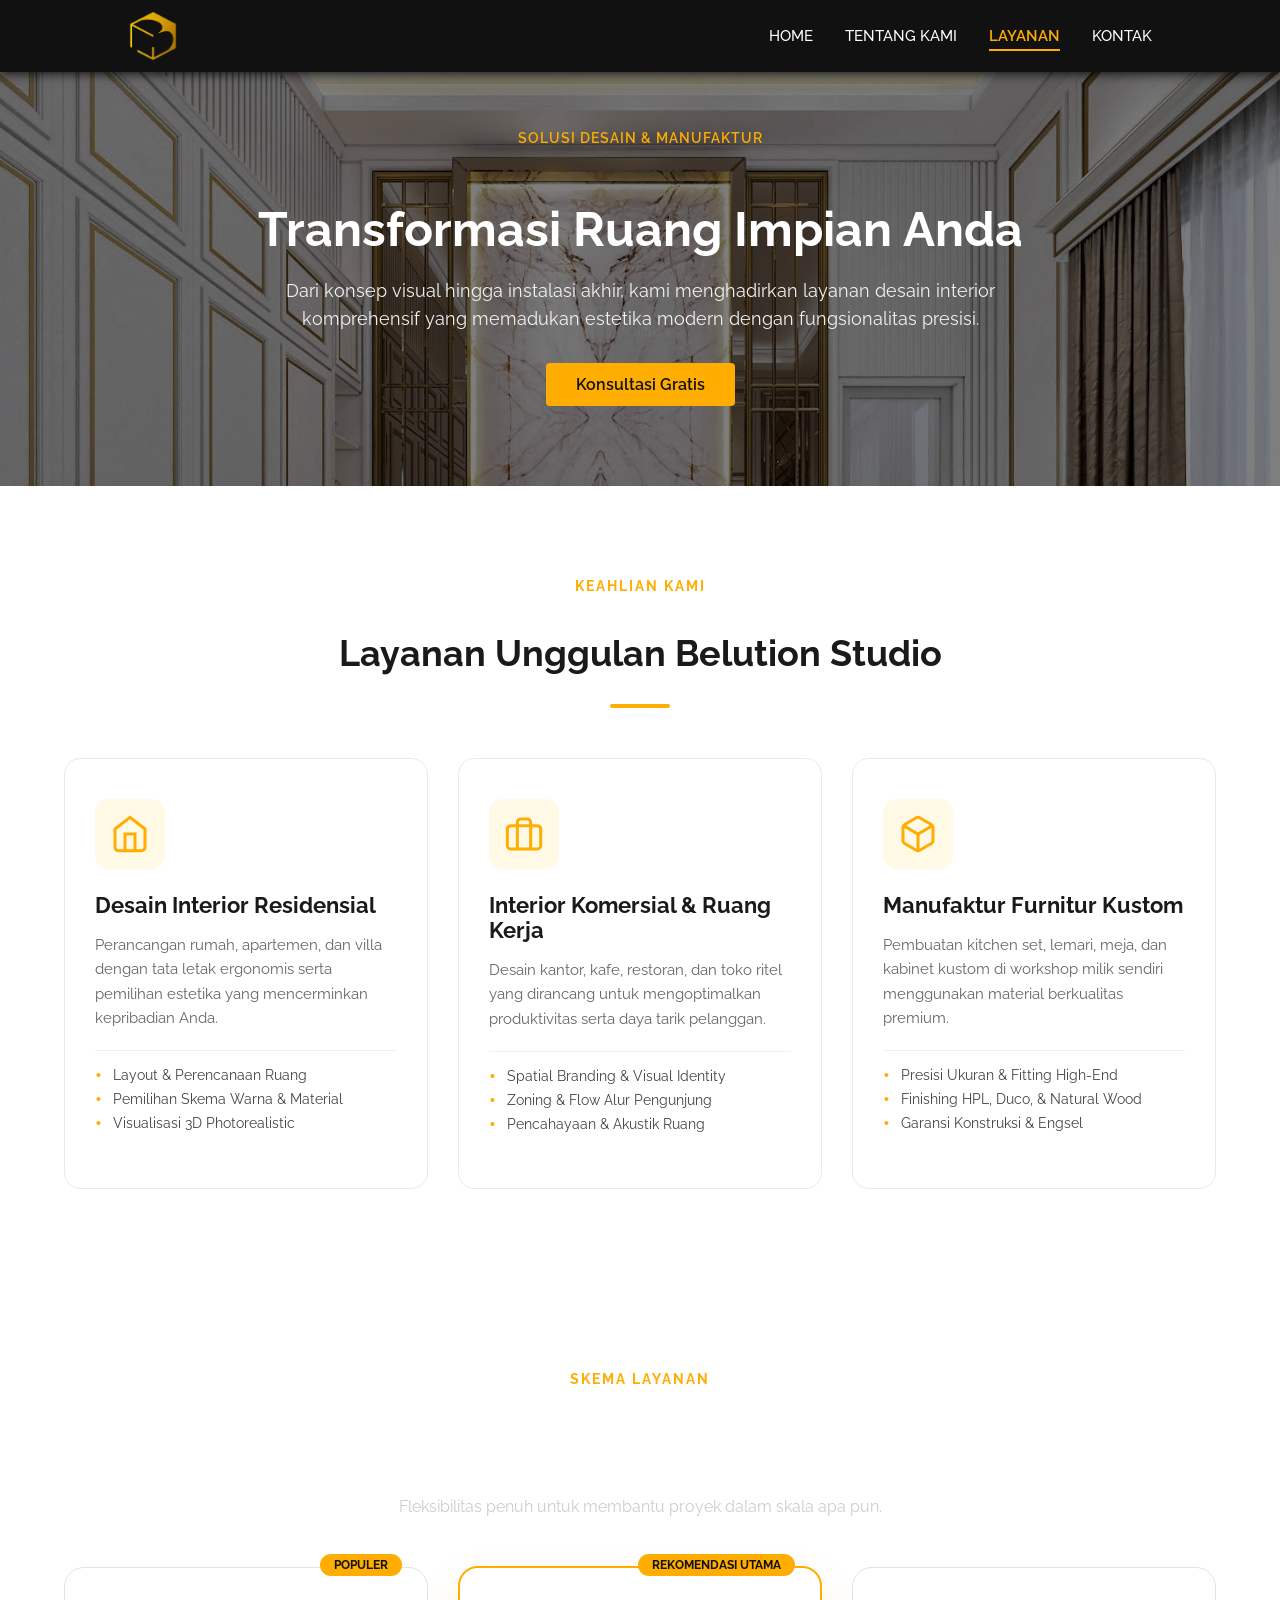
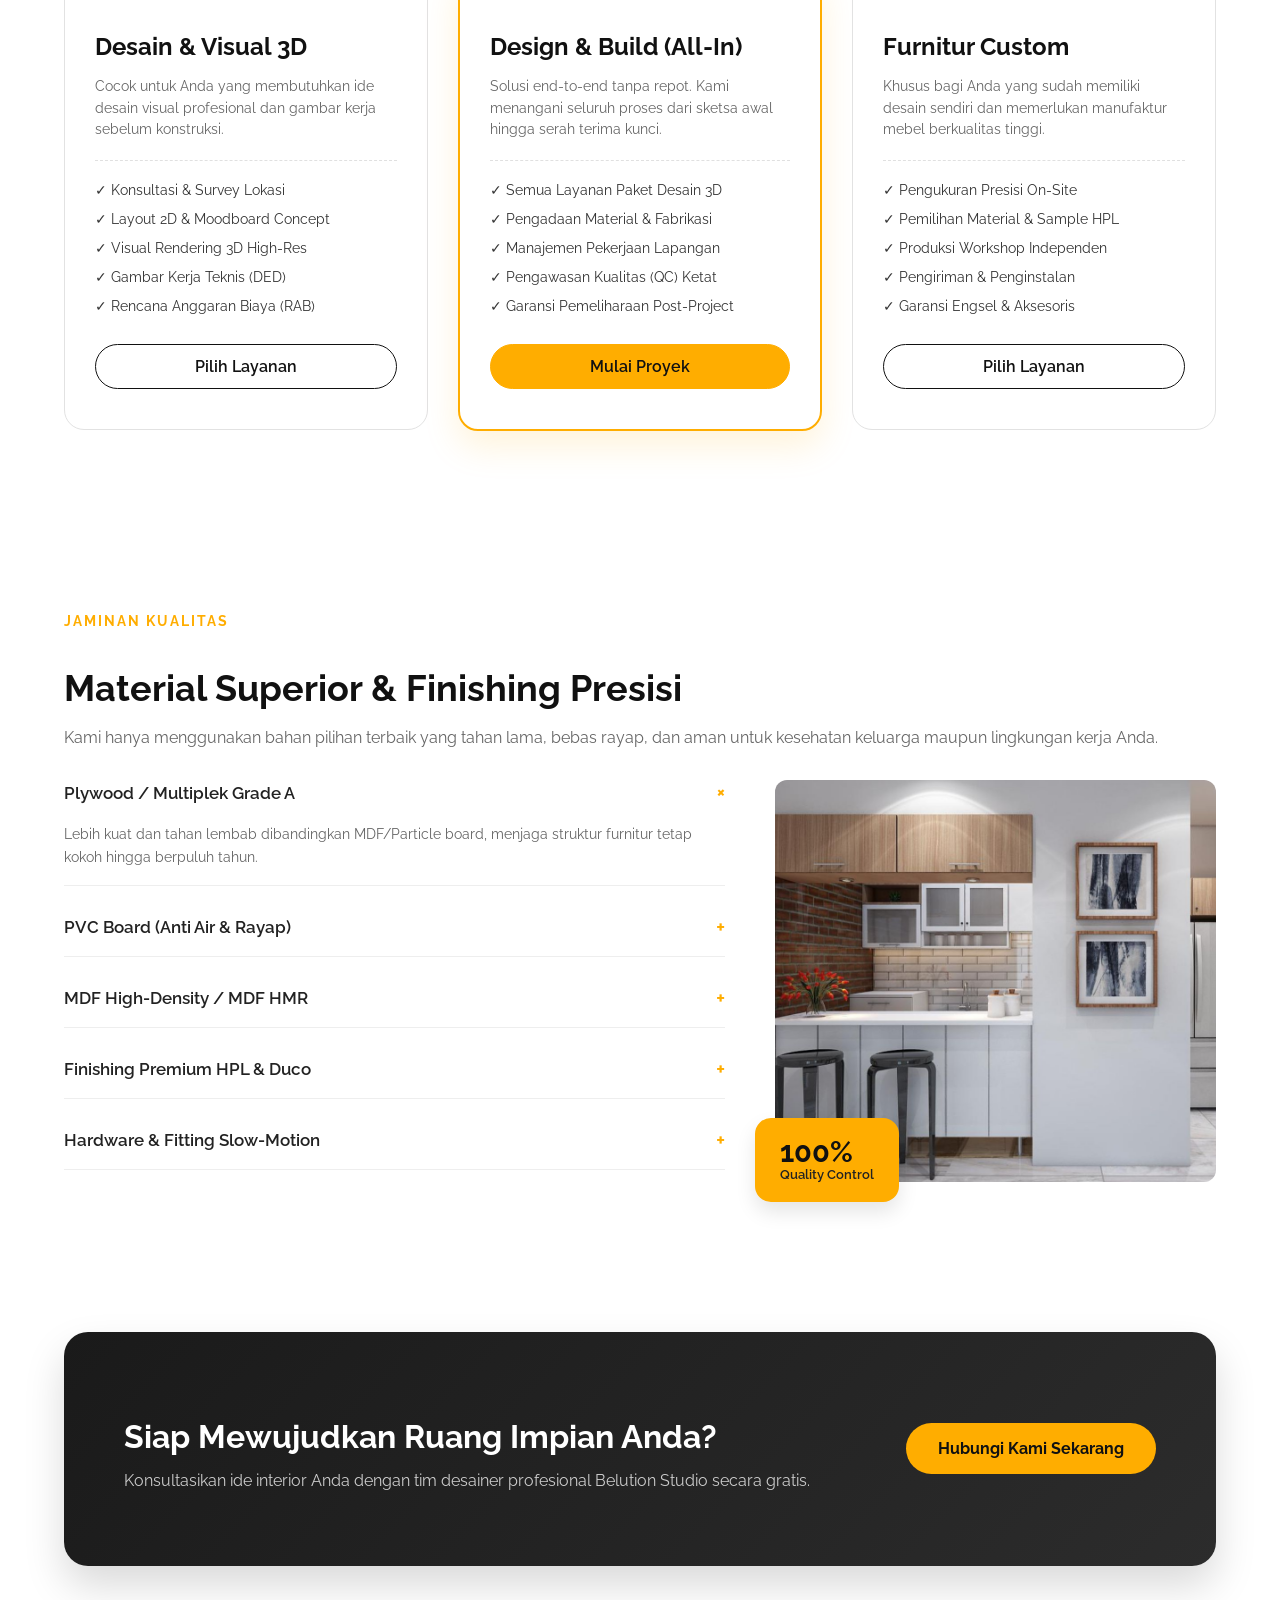
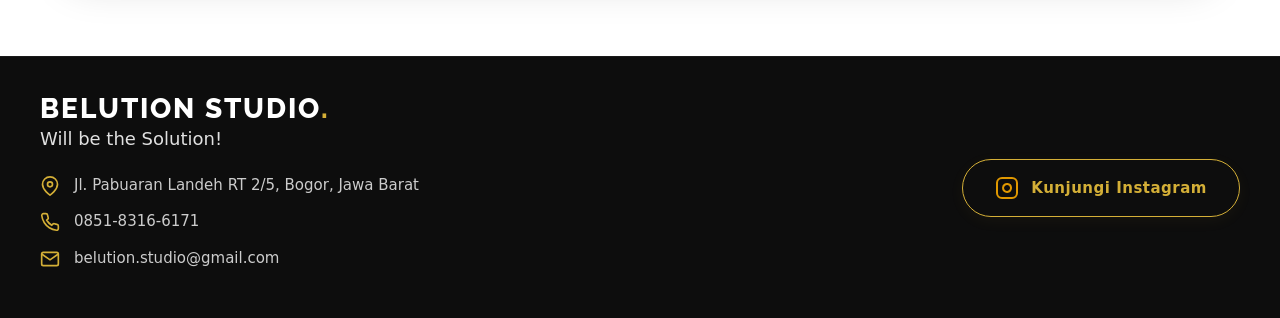
<file: layanan.html>
<!DOCTYPE html>
<html lang="id">

<head>
    <meta charset="UTF-8">
    <meta name="viewport" content="width=device-width, initial-scale=1.0">
    <link rel="icon" type="image/png" href="images/logo.png">
    <title>Layanan Kami - Belution Studio</title>

    <link rel="stylesheet" href="style.css">
</head>

<body>
    <!-- Navbar sama persis dengan index.html -->
    <header id="navbar">
        <nav>
            <a href="index.html" class="logo">
                <img src="images/logo.png" alt="VINTAGEFUR">
            </a>

            <button class="hamburger" id="hamburger-btn" aria-label="Toggle Navigation">
                <span></span>
                <span></span>
                <span></span>
            </button>

            <div class="nav-menu" id="nav-menu">
                <a href="index.html">HOME</a>
                <a href="tentang.html">TENTANG KAMI</a>
                <a href="layanan.html" class="active">LAYANAN</a>
                <a href="kontak.html">KONTAK</a>
            </div>
        </nav>
    </header>

    <main>
        <!-- SECTION 1: HERO LAYANAN -->
        <section class="service-hero">
            <div class="service-hero-overlay"></div>
            <div class="service-hero-content service-reveal-up">
                <span class="service-subtitle">Solusi Desain & Manufaktur</span>
                <h1 class="service-hero-title">Transformasi Ruang Impian Anda</h1>
                <p class="service-hero-desc">
                    Dari konsep visual hingga instalasi akhir, kami menghadirkan layanan desain interior komprehensif
                    yang memadukan estetika modern dengan fungsionalitas presisi.
                </p>
                <a href="kontak.html" class="service-btn-primary">Konsultasi Gratis</a>
            </div>
        </section>

        <!-- SECTION 2: SPESIALISASI LAYANAN UTAMA (Interactive Grid) -->
        <section class="service-grid-section">
            <div class="service-container">
                <div class="service-section-header service-reveal-up">
                    <span class="service-subtitle">Keahlian Kami</span>
                    <h2>Layanan Unggulan Belution Studio</h2>
                    <div class="service-yellow-line"></div>
                </div>

                <div class="service-cards-wrapper">
                    <!-- Card 1 -->
                    <div class="service-card service-reveal-up">
                        <div class="service-card-icon">
                            <svg width="40" height="40" viewBox="0 0 24 24" fill="none" stroke="#ffad00"
                                stroke-width="1.8">
                                <path d="M3 9l9-7 9 7v11a2 2 0 0 1-2 2H5a2 2 0 0 1-2-2z" />
                                <polyline points="9 22 9 12 15 12 15 22" />
                            </svg>
                        </div>
                        <h3>Desain Interior Residensial</h3>
                        <p>Perancangan rumah, apartemen, dan villa dengan tata letak ergonomis serta pemilihan estetika
                            yang mencerminkan kepribadian Anda.</p>
                        <ul class="service-card-list">
                            <li>Layout & Perencanaan Ruang</li>
                            <li>Pemilihan Skema Warna & Material</li>
                            <li>Visualisasi 3D Photorealistic</li>
                        </ul>
                    </div>

                    <!-- Card 2 -->
                    <div class="service-card service-reveal-up">
                        <div class="service-card-icon">
                            <svg width="40" height="40" viewBox="0 0 24 24" fill="none" stroke="#ffad00"
                                stroke-width="1.8">
                                <rect x="2" y="7" width="20" height="14" rx="2" ry="2" />
                                <path d="M16 21V5a2 2 0 0 0-2-2h-4a2 2 0 0 0-2 2v16" />
                            </svg>
                        </div>
                        <h3>Interior Komersial & Ruang Kerja</h3>
                        <p>Desain kantor, kafe, restoran, dan toko ritel yang dirancang untuk mengoptimalkan
                            produktivitas serta daya tarik pelanggan.</p>
                        <ul class="service-card-list">
                            <li>Spatial Branding & Visual Identity</li>
                            <li>Zoning & Flow Alur Pengunjung</li>
                            <li>Pencahayaan & Akustik Ruang</li>
                        </ul>
                    </div>

                    <!-- Card 3 -->
                    <div class="service-card service-reveal-up">
                        <div class="service-card-icon">
                            <svg width="40" height="40" viewBox="0 0 24 24" fill="none" stroke="#ffad00"
                                stroke-width="1.8">
                                <path
                                    d="M21 16V8a2 2 0 0 0-1-1.73l-7-4a2 2 0 0 0-2 0l-7 4A2 2 0 0 0 3 8v8a2 2 0 0 0 1 1.73l7 4a2 2 0 0 0 2 0l7-4A2 2 0 0 0 21 16z" />
                                <polyline points="3.27 6.96 12 12.01 20.73 6.96" />
                                <line x1="12" y1="22.08" x2="12" y2="12" />
                            </svg>
                        </div>
                        <h3>Manufaktur Furnitur Kustom</h3>
                        <p>Pembuatan kitchen set, lemari, meja, dan kabinet kustom di workshop milik sendiri menggunakan
                            material berkualitas premium.</p>
                        <ul class="service-card-list">
                            <li>Presisi Ukuran & Fitting High-End</li>
                            <li>Finishing HPL, Duco, & Natural Wood</li>
                            <li>Garansi Konstruksi & Engsel</li>
                        </ul>
                    </div>
                </div>
            </div>
        </section>

        <!-- SECTION 3: PERBANDINGAN PAKET / KATEGORI PROYEK -->
        <section class="service-packages-section">
            <div class="service-container">
                <div class="service-section-header service-reveal-up">
                    <span class="service-subtitle">Skema Layanan</span>
                    <h2>Pilih Paket Sesuai Kebutuhan</h2>
                    <p class="service-header-desc">Fleksibilitas penuh untuk membantu proyek dalam skala apa pun.</p>
                </div>

                <div class="service-packages-grid">
                    <!-- Package 1 -->
                    <div class="service-package-box service-reveal-up">
                        <div class="service-package-tag">Populer</div>
                        <h3 class="service-package-title">Desain & Visual 3D</h3>
                        <p class="service-package-desc">Cocok untuk Anda yang membutuhkan ide desain visual profesional
                            dan gambar kerja sebelum konstruksi.</p>
                        <hr class="service-divider">
                        <ul class="service-package-features">
                            <li>✓ Konsultasi & Survey Lokasi</li>
                            <li>✓ Layout 2D & Moodboard Concept</li>
                            <li>✓ Visual Rendering 3D High-Res</li>
                            <li>✓ Gambar Kerja Teknis (DED)</li>
                            <li>✓ Rencana Anggaran Biaya (RAB)</li>
                        </ul>
                        <a href="kontak.html" class="service-package-btn">Pilih Layanan</a>
                    </div>

                    <!-- Package 2 -->
                    <div class="service-package-box service-highlight service-reveal-up">
                        <div class="service-package-badge">Rekomendasi Utama</div>
                        <h3 class="service-package-title">Design & Build (All-In)</h3>
                        <p class="service-package-desc">Solusi end-to-end tanpa repot. Kami menangani seluruh proses
                            dari sketsa awal hingga serah terima kunci.</p>
                        <hr class="service-divider">
                        <ul class="service-package-features">
                            <li>✓ Semua Layanan Paket Desain 3D</li>
                            <li>✓ Pengadaan Material & Fabrikasi</li>
                            <li>✓ Manajemen Pekerjaan Lapangan</li>
                            <li>✓ Pengawasan Kualitas (QC) Ketat</li>
                            <li>✓ Garansi Pemeliharaan Post-Project</li>
                        </ul>
                        <a href="kontak.html" class="service-package-btn primary">Mulai Proyek</a>
                    </div>

                    <!-- Package 3 -->
                    <div class="service-package-box service-reveal-up">
                        <h3 class="service-package-title">Furnitur Custom</h3>
                        <p class="service-package-desc">Khusus bagi Anda yang sudah memiliki desain sendiri dan
                            memerlukan manufaktur mebel berkualitas tinggi.</p>
                        <hr class="service-divider">
                        <ul class="service-package-features">
                            <li>✓ Pengukuran Presisi On-Site</li>
                            <li>✓ Pemilihan Material & Sample HPL</li>
                            <li>✓ Produksi Workshop Independen</li>
                            <li>✓ Pengiriman & Penginstalan</li>
                            <li>✓ Garansi Engsel & Aksesoris</li>
                        </ul>
                        <a href="kontak.html" class="service-package-btn">Pilih Layanan</a>
                    </div>
                </div>
            </div>
        </section>

        <!-- SECTION 4: INTERACTIVE MATERIAL & FINISHING SHOWCASE -->
        <section class="service-material-section">
            <div class="service-container">
                <div class="service-material-wrapper">
                    <div class="service-material-text service-reveal-left">
                        <span class="service-subtitle">Jaminan Kualitas</span>
                        <h2>Material Superior & Finishing Presisi</h2>
                        <p>Kami hanya menggunakan bahan pilihan terbaik yang tahan lama, bebas rayap, dan aman untuk kesehatan
                            keluarga maupun lingkungan kerja Anda.</p>
        
                        <!-- Wrapper baru untuk menyjajarkan Accordion dengan Gambar -->
                        <div class="service-accordion-container">
                            <div class="service-material-accordion">
                                <div class="service-accordion-item active">
                                    <button class="service-accordion-btn">
                                        <span>Plywood / Multiplek Grade A</span>
                                        <span class="service-icon-plus">+</span>
                                    </button>
                                    <div class="service-accordion-content">
                                        <p>Lebih kuat dan tahan lembab dibandingkan MDF/Particle board, menjaga struktur
                                            furnitur tetap kokoh hingga berpuluh tahun.</p>
                                    </div>
                                </div>
        
                                <!-- Material Baru 1: PVC Hijau -->
                                <div class="service-accordion-item">
                                    <button class="service-accordion-btn">
                                        <span>PVC Board (Anti Air & Rayap)</span>
                                        <span class="service-icon-plus">+</span>
                                    </button>
                                    <div class="service-accordion-content">
                                        <p>Material sintetis kelas tinggi yang 100% tahan air dan benar-benar anti rayap. Sangat
                                            ideal digunakan untuk area basah seperti kitchen set di bawah bak cuci piring atau
                                            area kabinet kamar mandi.</p>
                                    </div>
                                </div>
        
                                <!-- Material Baru 2: MDF -->
                                <div class="service-accordion-item">
                                    <button class="service-accordion-btn">
                                        <span>MDF High-Density / MDF HMR</span>
                                        <span class="service-icon-plus">+</span>
                                    </button>
                                    <div class="service-accordion-content">
                                        <p>Olahan kayu bernoda halus dengan permukaan ultra-rata yang sangat presisi untuk
                                            ukiran/profil. Varian HMR (Moisture Resistant) memberikan ketahanan ekstra dari
                                            kelembapan udara.</p>
                                    </div>
                                </div>
        
                                <div class="service-accordion-item">
                                    <button class="service-accordion-btn">
                                        <span>Finishing Premium HPL & Duco</span>
                                        <span class="service-icon-plus">+</span>
                                    </button>
                                    <div class="service-accordion-content">
                                        <p>Tersedia ratusan tekstur kayu, marmer, hingga warna solid matte/glossy dengan daya
                                            tahan gores yang tinggi.</p>
                                    </div>
                                </div>
        
                                <div class="service-accordion-item">
                                    <button class="service-accordion-btn">
                                        <span>Hardware & Fitting Slow-Motion</span>
                                        <span class="service-icon-plus">+</span>
                                    </button>
                                    <div class="service-accordion-content">
                                        <p>Engsel dan rel laci berkualitas yang dilengkapi fitur soft-closing untuk kenyamanan
                                            serta daya tahan ekstra.</p>
                                    </div>
                                </div>
                            </div>
        
                            <div class="service-material-image service-reveal-right">
                                <img src="images/layanan2.jpg" alt="Detail Material Furnitur Belution">
                                <div class="service-material-badge">
                                    <strong>100%</strong>
                                    <span>Quality Control</span>
                                </div>
                            </div>
                        </div>
                    </div>
                </div>
            </div>
        </section>

        <!-- SECTION 5: CALL TO ACTION (CTA) BANNER -->
        <section class="service-cta-section">
            <div class="service-container">
                <div class="service-cta-box service-reveal-up">
                    <div class="service-cta-content">
                        <h2>Siap Mewujudkan Ruang Impian Anda?</h2>
                        <p>Konsultasikan ide interior Anda dengan tim desainer profesional Belution Studio secara
                            gratis.</p>
                    </div>
                    <div class="service-cta-action">
                        <a href="kontak.html" class="service-btn-yellow">Hubungi Kami Sekarang</a>
                    </div>
                </div>
            </div>
        </section>

        <footer class="site-footer">
            <div class="footer-container">
                <!-- Kolom Kiri: Informasi & Kontak -->
                <div class="footer-left">
                    <div class="footer-brand">
                        <!-- Ganti src dengan logo Belution Anda -->
                        <h2 class="footer-logo">BELUTION STUDIO<span>.</span></h2>
                    </div>
        
                    <p class="footer-tagline">
                        Will be the Solution!
                    </p>
        
                    <ul class="footer-contact-list">
                        <li>
                            <svg class="contact-icon" viewBox="0 0 24 24" fill="none" stroke="currentColor" stroke-width="2">
                                <path d="M21 10c0 7-9 13-9 13s-9-6-9-13a9 9 0 0 1 18 0z"></path>
                                <circle cx="12" cy="10" r="3"></circle>
                            </svg>
                            <span>Jl. Pabuaran Landeh RT 2/5, Bogor, Jawa Barat</span>
                        </li>
                        <li>
                            <svg class="contact-icon" viewBox="0 0 24 24" fill="none" stroke="currentColor" stroke-width="2">
                                <path
                                    d="M22 16.92v3a2 2 0 0 1-2.18 2 19.79 19.79 0 0 1-8.63-3.07 19.5 19.5 0 0 1-6-6 19.79 19.79 0 0 1-3.07-8.67A2 2 0 0 1 4.11 2h3a2 2 0 0 1 2 1.72 12.84 12.84 0 0 0 .7 2.81 2 2 0 0 1-.45 2.11L8.09 9.91a16 16 0 0 0 6 6l1.27-1.27a2 2 0 0 1 2.11-.45 12.84 12.84 0 0 0 2.81.7A2 2 0 0 1 22 16.92z">
                                </path>
                            </svg>
                            <a href="kontak.html">0851-8316-6171</a>
                        </li>
                        <li>
                            <svg class="contact-icon" viewBox="0 0 24 24" fill="none" stroke="currentColor" stroke-width="2">
                                <path d="M4 4h16c1.1 0 2 .9 2 2v12c0 1.1-.9 2-2 2H4c-1.1 0-2-.9-2-2V6c0-1.1.9-2 2-2z"></path>
                                <polyline points="22,6 12,13 2,6"></polyline>
                            </svg>
                            <a href="kontak.html">belution.studio@gmail.com</a>
                        </li>
                    </ul>
                </div>
        
                <!-- Kolom Kanan: Tombol Instagram -->
                <div class="footer-right">
                    <a href="https://www.instagram.com/belution.studio/" target="_blank" class="btn-instagram">
                        <svg width="24" height="24" viewBox="0 0 24 24" fill="none" stroke="currentColor" stroke-width="2">
                            <rect x="2" y="2" width="20" height="20" rx="5" ry="5"></rect>
                            <path d="M16 11.37A4 4 0 1 1 12.63 8 4 4 0 0 1 16 11.37z"></path>
                            <line x1="17.5" y1="6.5" x2="17.51" y2="6.5"></line>
                        </svg>
                        <span>Kunjungi Instagram</span>
                    </a>
                </div>
            </div>
        </footer>

    </main>

    <script src="script.js"></script>
</body>

</html>
</file>
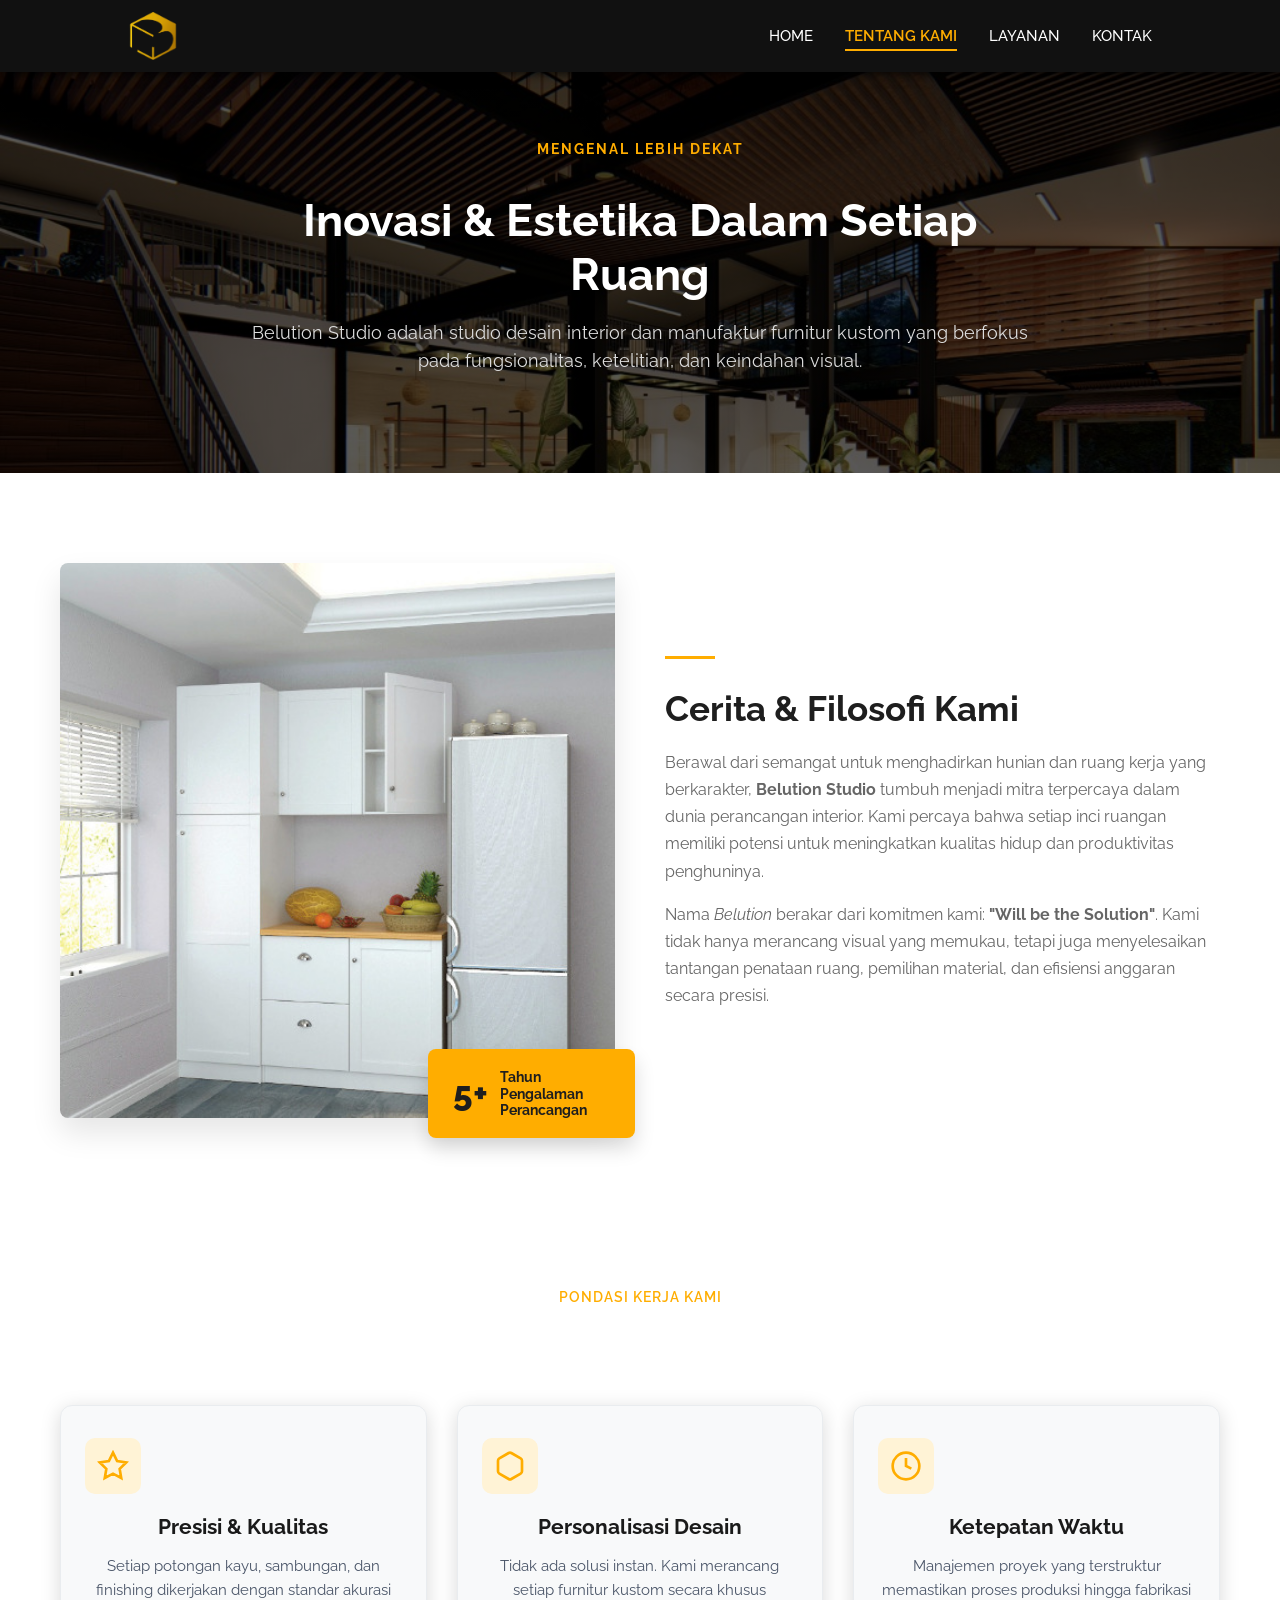
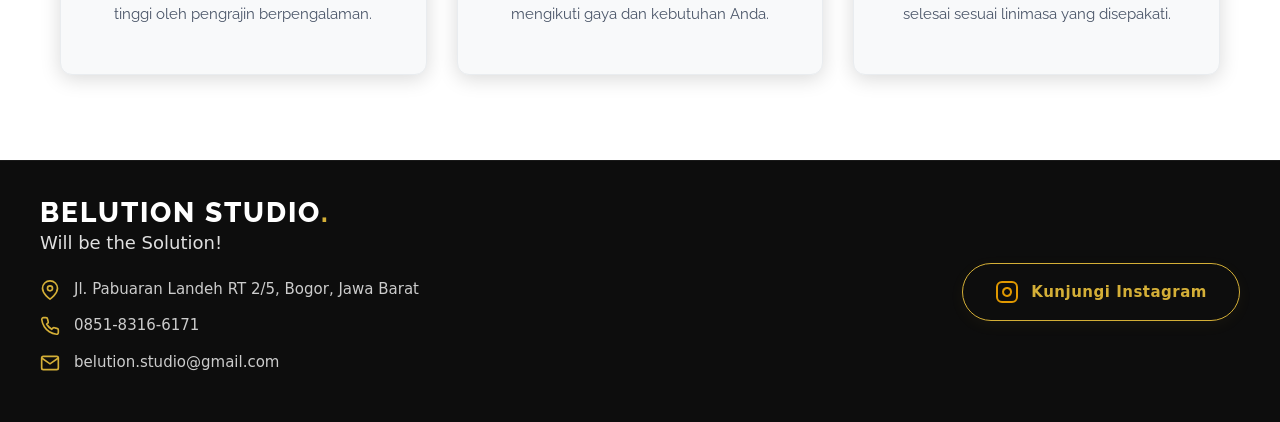
<file: tentang.html>
<!DOCTYPE html>
<html lang="id">

<head>
    <meta charset="UTF-8">
    <meta name="viewport" content="width=device-width, initial-scale=1.0">
    <link rel="icon" type="image/png" href="images/logo.png">
    <title>Tentang Kami - Belution</title>

    <link rel="stylesheet" href="style.css">
</head>

<body>
    <!-- Navbar sama persis dengan index.html -->
    <header id="navbar">
        <nav>
            <a href="index.html" class="logo">
                <img src="images/logo.png" alt="VINTAGEFUR">
            </a>
    
            <button class="hamburger" id="hamburger-btn" aria-label="Toggle Navigation">
                <span></span>
                <span></span>
                <span></span>
            </button>
    
            <div class="nav-menu" id="nav-menu">
                <a href="index.html">HOME</a>
                <a href="tentang.html" class="active">TENTANG KAMI</a>
                <a href="layanan.html" >LAYANAN</a>
                <a href="kontak.html">KONTAK</a>
            </div>
        </nav>
    </header>

    <main>
        <section class="about-hero">
            <div class="about-hero-content">
                <span class="about-subtitle">Mengenal Lebih Dekat</span>
                <h1 class="about-hero-title">Inovasi & Estetika Dalam Setiap Ruang</h1>
                <p class="about-hero-desc">
                    Belution Studio adalah studio desain interior dan manufaktur furnitur kustom yang berfokus pada
                    fungsionalitas, ketelitian, dan keindahan visual.
                </p>
            </div>
        </section>

        <section class="about-story-section">
            <div class="about-container about-story-grid">
                <div class="about-story-img-wrapper about-reveal-left">
                    <img src="images/layanan.jpg" alt="Belution Interior Design Workshop">
                    <div class="about-experience-badge">
                        <span class="about-badge-num">5+</span>
                        <span class="about-badge-text">Tahun Pengalaman Perancangan</span>
                    </div>
                </div>

                <div class="about-story-text about-reveal-right">
                    <div class="about-yellow-line"></div>
                    <h2>Cerita & Filosofi Kami</h2>
                    <p>
                        Berawal dari semangat untuk menghadirkan hunian dan ruang kerja yang berkarakter,
                        <strong>Belution Studio</strong> tumbuh menjadi mitra terpercaya dalam dunia perancangan
                        interior. Kami percaya bahwa setiap inci ruangan memiliki potensi untuk meningkatkan kualitas
                        hidup dan produktivitas penghuninya.
                    </p>
                    <p>
                        Nama <em>Belution</em> berakar dari komitmen kami: <strong>"Will be the Solution"</strong>. Kami
                        tidak hanya merancang visual yang memukau, tetapi juga menyelesaikan tantangan penataan ruang,
                        pemilihan material, dan efisiensi anggaran secara presisi.
                    </p>
                </div>
            </div>
        </section>

        <section class="about-values-section">
            <div class="about-container">
                <div class="about-section-header about-reveal-up">
                    <span class="about-subtitle">Pondasi Kerja Kami</span>
                    <h2>Nilai Utama Belution Studio</h2>
                </div>

                <div class="about-values-grid">
                    <div class="about-value-card about-reveal-up">
                        <div class="about-value-icon">
                            <svg width="32" height="32" viewBox="0 0 24 24" fill="none" stroke="#ffad00"
                                stroke-width="2">
                                <path
                                    d="M12 2l3.09 6.26L22 9.27l-5 4.87 1.18 6.88L12 17.77l-6.18 3.25L7 14.14 2 9.27l6.91-1.01L12 2z" />
                            </svg>
                        </div>
                        <h3>Presisi & Kualitas</h3>
                        <p>Setiap potongan kayu, sambungan, dan finishing dikerjakan dengan standar akurasi tinggi oleh
                            pengrajin berpengalaman.</p>
                    </div>

                    <div class="about-value-card about-reveal-up">
                        <div class="about-value-icon">
                            <svg width="32" height="32" viewBox="0 0 24 24" fill="none" stroke="#ffad00"
                                stroke-width="2">
                                <path
                                    d="M21 16V8a2 2 0 0 0-1-1.73l-7-4a2 2 0 0 0-2 0l-7 4A2 2 0 0 0 3 8v8a2 2 0 0 0 1 1.73l7 4a2 2 0 0 0 2 0l7-4A2 2 0 0 0 21 16z" />
                            </svg>
                        </div>
                        <h3>Personalisasi Desain</h3>
                        <p>Tidak ada solusi instan. Kami merancang setiap furnitur kustom secara khusus mengikuti gaya
                            dan kebutuhan Anda.</p>
                    </div>

                    <div class="about-value-card about-reveal-up">
                        <div class="about-value-icon">
                            <svg width="32" height="32" viewBox="0 0 24 24" fill="none" stroke="#ffad00"
                                stroke-width="2">
                                <circle cx="12" cy="12" r="10" />
                                <polyline points="12 6 12 12 16 14" />
                            </svg>
                        </div>
                        <h3>Ketepatan Waktu</h3>
                        <p>Manajemen proyek yang terstruktur memastikan proses produksi hingga fabrikasi selesai sesuai
                            linimasa yang disepakati.</p>
                    </div>
                </div>
            </div>
        </section>

        <footer class="site-footer">
            <div class="footer-container">
                <!-- Kolom Kiri: Informasi & Kontak -->
                <div class="footer-left">
                    <div class="footer-brand">
                        <!-- Ganti src dengan logo Belution Anda -->
                        <h2 class="footer-logo">BELUTION STUDIO<span>.</span></h2>
                    </div>
        
                    <p class="footer-tagline">
                        Will be the Solution!
                    </p>
        
                    <ul class="footer-contact-list">
                        <li>
                            <svg class="contact-icon" viewBox="0 0 24 24" fill="none" stroke="currentColor" stroke-width="2">
                                <path d="M21 10c0 7-9 13-9 13s-9-6-9-13a9 9 0 0 1 18 0z"></path>
                                <circle cx="12" cy="10" r="3"></circle>
                            </svg>
                            <span>Jl. Pabuaran Landeh RT 2/5, Bogor, Jawa Barat</span>
                        </li>
                        <li>
                            <svg class="contact-icon" viewBox="0 0 24 24" fill="none" stroke="currentColor" stroke-width="2">
                                <path
                                    d="M22 16.92v3a2 2 0 0 1-2.18 2 19.79 19.79 0 0 1-8.63-3.07 19.5 19.5 0 0 1-6-6 19.79 19.79 0 0 1-3.07-8.67A2 2 0 0 1 4.11 2h3a2 2 0 0 1 2 1.72 12.84 12.84 0 0 0 .7 2.81 2 2 0 0 1-.45 2.11L8.09 9.91a16 16 0 0 0 6 6l1.27-1.27a2 2 0 0 1 2.11-.45 12.84 12.84 0 0 0 2.81.7A2 2 0 0 1 22 16.92z">
                                </path>
                            </svg>
                            <a href="kontak.html">0851-8316-6171</a>
                        </li>
                        <li>
                            <svg class="contact-icon" viewBox="0 0 24 24" fill="none" stroke="currentColor" stroke-width="2">
                                <path d="M4 4h16c1.1 0 2 .9 2 2v12c0 1.1-.9 2-2 2H4c-1.1 0-2-.9-2-2V6c0-1.1.9-2 2-2z"></path>
                                <polyline points="22,6 12,13 2,6"></polyline>
                            </svg>
                            <a href="kontak.html">belution.studio@gmail.com</a>
                        </li>
                    </ul>
                </div>
        
                <!-- Kolom Kanan: Tombol Instagram -->
                <div class="footer-right">
                    <a href="https://www.instagram.com/belution.studio/" target="_blank" class="btn-instagram">
                        <svg width="24" height="24" viewBox="0 0 24 24" fill="none" stroke="currentColor" stroke-width="2">
                            <rect x="2" y="2" width="20" height="20" rx="5" ry="5"></rect>
                            <path d="M16 11.37A4 4 0 1 1 12.63 8 4 4 0 0 1 16 11.37z"></path>
                            <line x1="17.5" y1="6.5" x2="17.51" y2="6.5"></line>
                        </svg>
                        <span>Kunjungi Instagram</span>
                    </a>
                </div>
            </div>
        </footer>
        
    </main>

    <script src="script.js"></script>
</body>

</html>
</file>
<file: style.css>
/* 1. IMPORT GOOGLE FONT (Harus di baris paling atas file style.css) */
@import url('https://fonts.googleapis.com/css2?family=Raleway:ital,wght@0,100..900;1,100..900&display=swap');

/* 2. TERAPKAN KE SELURUH ELEMEN WEBSITE */
* {
    box-sizing: border-box;
}

body,
button,
input,
select,
h1,
h2,
h3,
h4,
h5,
h6,
textarea {
    font-family: 'Raleway', sans-serif;
}

/* ================================
   GLOBAL
================================ */

body {
    margin: 0;
    color: #111;
    background: #fff;
}

html,
body {
    max-width: 100% !important;
    overflow-x: hidden !important;
    position: relative;
}

/* ================================
   LOGO
================================ */

.logo {
    display: inline-flex;
    align-items: center;
    justify-content: center;
    height: 48px;
    width: auto;
    text-decoration: none;
}

.logo img {
    display: block;
    max-height: 100%;
    width: auto;
    object-fit: contain;
    transform: none;
    backface-visibility: hidden;
    -webkit-backface-visibility: hidden;
}


/* ================================
   NAVBAR & RESPONSIVE MENU (DARK THEME)
================================ */

#navbar.scrolled {
    /* Tetap Hitam Solid saat di-scroll */
    background: #111111;
    box-shadow: 0 4px 20px rgba(0, 0, 0, 0.9);
}

#navbar.scrolled nav {
    height: 62px;
}

#navbar {
    position: fixed;
    top: 0;
    left: 0;
    width: 100%;
    z-index: 99999;
    /* Z-index sangat tinggi agar tidak tertimpa */

    /* Mengubah background menjadi Hitam Solid (Penuh) */
    background: #111111;
    box-shadow: 0 2px 10px rgba(0, 0, 0, 0.8);
    transition: padding 0.3s ease, background-color 0.3s ease;
}

#navbar nav {
    height: 72px;
    max-width: 1080px;
    margin: auto;
    display: flex;
    align-items: center;
    justify-content: space-between;
    padding: 0 28px;
    box-sizing: border-box;
    transition: height 0.35s ease;
}

.nav-menu {
    display: flex;
    align-items: center;
    gap: 32px;
}

.nav-menu a {
    position: relative;
    color: #ffffff;
    /* Teks Putih */
    text-decoration: none;
    font-size: 15px;
    font-weight: 500;
    padding: 6px 0;
    transition: color 0.3s ease;
}

.nav-menu a:hover {
    color: #ffad00;
    /* Tetap Aksentuasi Emas/Kuning */
}

/* Garis Bawah Kuning untuk Menu Aktif & Hover */
.nav-menu a::after {
    content: "";
    position: absolute;
    bottom: 0;
    left: 0;
    width: 0;
    height: 2px;
    background-color: #ffad00;
    transition: width 0.3s ease;
}

/* State Menu Aktif (Halaman saat ini) */
.nav-menu a.active {
    color: #ffad00;
    font-weight: 600;
}

.nav-menu a.active::after,
.nav-menu a:hover::after {
    width: 100%;
}

/* Tombol Hamburger (Desktop Sembunyi) */
.hamburger {
    display: none;
    flex-direction: column;
    justify-content: space-between;
    width: 28px;
    height: 20px;
    background: transparent;
    border: none;
    cursor: pointer;
    padding: 0;
    z-index: 1001;
}

.hamburger span {
    width: 100%;
    height: 3px;
    background-color: #ffffff;
    /* Garis Hamburger Jadi Putih */
    border-radius: 2px;
    transition: all 0.3s ease;
}

/* Animasi Transformasi Hamburger Menjadi Silang (X) */
.hamburger.active span:nth-child(1) {
    transform: translateY(8.5px) rotate(45deg);
}

.hamburger.active span:nth-child(2) {
    opacity: 0;
}

.hamburger.active span:nth-child(3) {
    transform: translateY(-8.5px) rotate(-45deg);
}

/* RESPONSIVE MOBILE (Layar < 768px) */
@media (max-width: 768px) {
    .hamburger {
        display: flex;
    }

    /* Menu Floating Card Estetik (Dark Mode) */
    .nav-menu {
        position: absolute;
        top: 80px;
        right: 20px;
        width: max-content;
        min-width: 200px;
        background: rgba(26, 26, 26, 0.98);
        /* Card Gelap */
        backdrop-filter: blur(10px);
        -webkit-backdrop-filter: blur(10px);
        border: 1px solid rgba(255, 255, 255, 0.1);
        /* Border Tipis Putih/Transparan */
        border-radius: 12px;
        flex-direction: column;
        align-items: flex-start;
        padding: 20px 24px;
        gap: 16px;
        box-shadow: 0 10px 30px rgba(0, 0, 0, 0.5);

        /* Animasi Pop/Fade-in */
        opacity: 0;
        visibility: hidden;
        transform: translateY(-15px) scale(0.95);
        transition: opacity 0.3s ease, transform 0.3s ease, visibility 0.3s;
    }

    /* State Aktif saat Hamburger Di-klik */
    .nav-menu.active {
        opacity: 1;
        visibility: visible;
        transform: translateY(0) scale(1);
    }

    /* Link Menu di Mobile */
    .nav-menu a {
        width: 100%;
        font-size: 14px;
        letter-spacing: 0.5px;
    }
}


/* ================================
   HERO
================================ */

.hero {
    min-height: 812px;
    height: 100vh;
    box-sizing: border-box;
    position: relative;
    display: flex;
    align-items: flex-start;
    justify-content: center;
    overflow: hidden;
    padding-top: 145px;
    background-color: #0d0d0d;
}

/* Background Image untuk efek Zoom In on Scroll */
.hero-bg {
    position: absolute;
    inset: 0;
    background-image:
        linear-gradient(rgba(0, 0, 0, 0.4), rgba(0, 0, 0, 0.4)),
        url("images/bg1.jpeg");
    background-size: cover;
    background-position: center bottom;
    z-index: 1;

    /* Gunakan variabel CSS --hero-scale, default dimulai dari 1 */
    transform: scale(var(--hero-scale, 1));
    will-change: transform;
    transition: transform 0.1s ease-out;
    /* Menjaga animasi pergerakan tetap halus */
}

.hero-overlay {
    position: absolute;
    inset: 0;
    background: rgba(0, 0, 0, 0.35);
    z-index: 2;
}

.hero-content {
    position: relative;
    z-index: 3;
    width: min(650px, 90%);
    text-align: center;
    color: #ffffff;
}

.hero-content h1 {
    margin: 0;
    font-size: clamp(60px, 7.5vw, 110px);
    /* Ukuran disesuaikan agar pas 1 baris di layar desktop */
    font-weight: 700;
    letter-spacing: -2px;
    color: #ffffff;
    text-shadow: 0 4px 20px rgba(0, 0, 0, 0.5);

    /* Mengunci teks agar tetap 1 baris di tengah & tidak terpotong */
    display: flex;
    justify-content: center;
    align-items: center;
    white-space: nowrap;
    /* Mencegah teks turun ke baris baru */
    overflow: visible;
    /* Agar sisi kiri/kanan huruf tidak terpotong */
    padding: 0 20px;
    /* Ruang napas aman di ujung kiri & kanan */
}


/* RESPONSIVE HERO TITLE UNTUK LAYAR KECIL */
@media (max-width: 768px) {
    .hero-title {
        text-align: center;
        width: 100%;
        display: block;
    }
    .hero-title .letter {
        display: inline-block;
            /* Agar animasi delay CSS tetap berfungsi dengan baik */
    }
    .hero-content h1 {
        font-size: clamp(41px, 10vw, 64px);
        /* Ukuran font disesuaikan agar proporsional di HP */
        white-space: normal;
        /* Izinkan teks turun ke bawah */
        flex-wrap: wrap;
        /* Karakter span fleksibel membungkus ke baris baru */
        letter-spacing: -1px;
        /* Mengurangi kerapatan antar huruf */
        line-height: 1.1;
        /* Jarak antar baris agar tidak bertumpuk */
    }
}

/* Class untuk huruf yang di-generate oleh JavaScript */
.hero-content h1 .letter {
    display: inline-block;
    opacity: 0;
    transform: translateX(-30px) translateY(20px) rotate(-5deg);
    animation: letterIn 0.6s cubic-bezier(0.215, 0.61, 0.355, 1) forwards;
}

@keyframes letterIn {
    to {
        opacity: 1;
        transform: translateX(0) translateY(0) rotate(0deg);
    }
}

/* Animasi Deskripsi (Fade In & Slide Up) */
.hero-desc {
    margin: 38px auto 0;
    max-width: 560px;
    font-size: 20px;
    line-height: 1.55;
    font-weight: 400;
    color: rgba(255, 255, 255, 0.9);
    opacity: 0;
    transform: translateY(25px);
    animation: fadeInUp 0.8s ease 0.8s forwards;
}

/* ================================
   HERO TAGLINE HIGHLIGHT
================================ */

.hero-tagline {
    margin: 20px auto 0;
    font-size: 20px;
    font-weight: 600;
    letter-spacing: 2px;
    font-style: italic;

    /* Animasi Fade-In sejajar dengan urutan elemen hero */
    opacity: 0;
    transform: translateY(20px);
    animation: fadeInUp 0.8s ease 1s forwards;
}

.hero-tagline span {
    display: inline-block;
    color: #ffad00;
    /* Warna aksen kuning Belution */
    padding: 6px 18px;
    background: rgba(255, 173, 0, 0.1);
    /* Background transparan halus */
    border: 1px solid rgba(255, 173, 0, 0.4);
    /* Border aksen tipis */
    border-radius: 30px;
    /* Bentuk pill/capsule estetik */
    text-shadow: 0 0 12px rgba(255, 173, 0, 0.3);
    /* Efek glow tipis */
    backdrop-filter: blur(4px);
}

/* Responsif Mobile */
@media (max-width: 768px) {
    .hero-tagline {
        font-size: 16px;
        letter-spacing: 1px;
    }
}

/* Animasi & Hover Efek Tombol Contact Us */
.contact-button {
    position: relative;
    display: inline-block;
    margin-top: 40%;
    /* <--- NILAI INI YANG DIPERBESAR (sebelumnya 50px) */
    padding: 17px 39px;
    background: #ffad00;
    color: #fff;
    text-decoration: none;
    font-size: 15px;
    font-weight: 600;
    border-radius: 4px;
    overflow: hidden;
    opacity: 0;
    transform: translateY(25px);
    animation: fadeInUp 0.8s ease 1.1s forwards;
    transition: transform 0.3s ease, box-shadow 0.3s ease;
}

.contact-button span {
    position: relative;
    z-index: 2;
}

/* Efek Shimmer/Light Flash pada Tombol */
.contact-button::before {
    content: '';
    position: absolute;
    top: 0;
    left: -100%;
    width: 100%;
    height: 100%;
    background: linear-gradient(90deg, transparent, rgba(255, 255, 255, 0.4), transparent);
    transition: left 0.6s ease;
}

.contact-button:hover::before {
    left: 100%;
}

.contact-button:hover {
    background: #e69c00;
    transform: translateY(-3px);
    /* Ini efek naik saat dihover, biarkan saja */
    box-shadow: 0 10px 25px rgba(255, 173, 0, 0.4);
}

@keyframes fadeInUp {
    to {
        opacity: 1;
        transform: translateY(0);
    }
}


/* ================================
   FURNITURE SECTION & TRACK
================================ */

.furniture-header {
    display: flex;
    justify-content: space-between;
    /* Mendorong bagian kiri ke ujung kiri & kanan ke ujung kanan */
    align-items: flex-start;
    /* Meratakan bagian atas */
    gap: 40px;
    /* Jarak aman antar kolom */
    margin-bottom: 40px;
    /* Jarak ke section kartu di bawahnya */
}

/* Kolom Kiri */
.header-left {
    flex: 1;
    /* Mengambil porsi ruang fleksibel */
    max-width: 400px;
    /* Batas lebar judul */
}

.header-left .sub-title {
    display: block;
    font-size: 13px;
    font-weight: 600;
    letter-spacing: 2px;
    color: #ffad00;
    /* Warna aksen kuning Belution */
    margin-bottom: 8px;
}

.header-left h2 {
    font-size: 36px;
    font-weight: 600;
    line-height: 1.2;
    color: #111111;
    margin: 0;
}

/* Kolom Kanan */
.header-right {
    flex: 1.2;
    /* Porsi ruang deskripsi sedikit lebih lebar */
    max-width: 600px;
}

.header-right .yellow-line {
    width: 50px;
    height: 3px;
    background-color: #ffad00;
    margin-bottom: 16px;
}

.header-right p {
    font-size: 14.5px;
    line-height: 1.7;
    color: #555555;
    margin: 0;
}

/* RESPONSIVE MOBILE (Otomatis Menumpuk di Layar Kecil) */
@media (max-width: 768px) {
    .furniture-header {
        flex-direction: column;
        /* Di layar HP berubah menumpuk ke bawah */
        gap: 20px;
    }

    .header-left,
    .header-right {
        max-width: 100%;
        padding: 0 20px;
    }

    .header-left h2,
    .header-right h2 {
        max-width: 100%;
    }
}

.furniture-section {
    padding: 80px 20px;
    background-color: #ffffff;
}

.furniture-container {
    max-width: 1140px;
    margin: 0 auto;
}

/* ================================
   CAROUSEL CONTAINER & TRACK
================================ */
/* Container Utama Carousel */
.furniture-section {
    padding: 80px 0;
    /* Padding atas bawah saja */
    background-color: #ffffff;
    overflow: hidden;
    /* Potong gambar yang keluar dari layar HP/Monitor */
}

.furniture-grid {
    width: 100%;
    overflow: hidden;
    padding: 20px 0 30px;
    position: relative;
    cursor: grab;
}

.furniture-grid.active {
    cursor: grabbing;
}

@keyframes furniture-scroll {
    from {
        transform: translate3d(0, 0, 0);
    }

    to {
        transform: translate3d(-50%, 0, 0);
    }
}

/* Track Berjalan Panjang Ke Kanan */
.furniture-track {
    display: flex !important;
    gap: 24px;
    width: max-content !important;
    /* Biarkan memanjang mengikuti jumlah kartu */
    will-change: transform;
    animation: furniture-scroll linear infinite;
    transform: translate3d(0, 0, 0);
}

/* Ukuran Kartu */
.furniture-card {
    flex: 0 0 320px !important;
    height: 380px;
    position: relative;
    border-radius: 8px;
    overflow: hidden;
    box-shadow: 0 8px 25px rgba(0, 0, 0, 0.08);
    transition: transform 0.4s ease, opacity 0.6s ease, translate 0.6s ease;
    user-select: none;

    /* State awal sebelum muncul */
    opacity: 0;
    transform: translateY(40px);
}

.furniture-card.show {
    opacity: 1;
    transform: translateY(0);
}

.furniture-img-wrapper {
    position: absolute;
    top: 0;
    left: 0;
    width: 100%;
    height: 100%;
    cursor: pointer;
}

.furniture-img-wrapper img {
    width: 100%;
    height: 100%;
    object-fit: cover;
    display: block;
}

.hover-overlay {
    position: absolute;
    inset: 0;
    background: rgba(0, 0, 0, 0.4);
    display: flex;
    align-items: center;
    justify-content: center;
    opacity: 0;
    transition: opacity 0.35s ease;
    z-index: 2;
}

.furniture-card:hover .hover-overlay {
    opacity: 1;
}

.card-overlay {
    position: absolute;
    bottom: 0;
    left: 0;
    width: 100%;
    padding: 24px 20px;
    box-sizing: border-box;
    background: transparent;
    color: #ffffff;
    pointer-events: none;
    z-index: 3;
}

.card-overlay h3 {
    margin: 0;
    font-size: 20px;
    font-weight: 600;
    text-shadow: 0 2px 8px rgba(0, 0, 0, 0.8);
}
/* ================================
   IMAGE WRAPPER & HOVER ANIMATION
================================ */

.furniture-img-wrapper {
    position: absolute;
    top: 0;
    left: 0;
    width: 100%;
    height: 100%;
    cursor: pointer;
}

.furniture-img-wrapper img {
    width: 100%;
    height: 100%;
    object-fit: cover;
    display: block;
    transition: transform 0.6s cubic-bezier(0.16, 1, 0.3, 1);
}

/* Overlay Ikon Kaca Pembesar saat Hover */
.hover-overlay {
    position: absolute;
    inset: 0;
    background: rgba(0, 0, 0, 0.4);
    display: flex;
    align-items: center;
    justify-content: center;
    opacity: 0;
    transition: opacity 0.35s ease;
    z-index: 2;
}

.furniture-card:hover .furniture-img-wrapper img {
    transform: scale(1.08);
}

.furniture-card:hover .hover-overlay {
    opacity: 1;
}

/* Overlay Judul Teks Melayang Langsung di Atas Gambar */
.card-overlay {
    position: absolute;
    bottom: 0;
    left: 0;
    width: 100%;
    padding: 30px 20px 20px;
    /* Gradasi hitam transparan halus hanya di area teks agar tulisan tetap terbaca */
    background: linear-gradient(to top, rgba(0, 0, 0, 0.75) 0%, rgba(0, 0, 0, 0) 100%);
    color: #ffffff;
    pointer-events: none;
    z-index: 3;
}

.card-overlay h3 {
    margin: 0;
    font-size: 18px;
    font-weight: 600;
    letter-spacing: 0.5px;
    text-shadow: 0 2px 6px rgba(0, 0, 0, 0.4);
}

/* ================================
   MODAL LIGHTBOX FULLSCREEN
================================ */

.image-modal {
    display: none;
    position: fixed;
    z-index: 2000;
    inset: 0;
    background-color: rgba(0, 0, 0, 0.9);
    backdrop-filter: blur(8px);
    justify-content: center;
    align-items: center;
    flex-direction: column;
    opacity: 0;
    transition: opacity 0.35s ease;
}

.image-modal.show {
    display: flex;
    opacity: 1;
}

.modal-content {
    max-width: 90%;
    max-height: 80vh;
    border-radius: 6px;
    object-fit: contain;
    box-shadow: 0 10px 40px rgba(0, 0, 0, 0.5);
    transform: scale(0.9);
    transition: transform 0.35s cubic-bezier(0.16, 1, 0.3, 1);
}

.image-modal.show .modal-content {
    transform: scale(1);
}

#modal-caption {
    margin-top: 16px;
    color: #ffffff;
    font-size: 16px;
    font-weight: 500;
    text-align: center;
}

.modal-close {
    position: absolute;
    top: 25px;
    right: 35px;
    color: #ffffff;
    font-size: 40px;
    font-weight: 300;
    cursor: pointer;
    transition: color 0.2s ease;
    line-height: 1;
}

.modal-close:hover {
    color: #ffad00;
}

/* Responsif Layar Kecil / Mobile */
@media (max-width: 768px) {
    .furniture-header {
        flex-direction: column;
        gap: 20px;
    }

    .furniture-card {
        flex: 0 0 85%;
        /* Di HP, lebar kartu mengambil 85% layar agar kartu berikutnya sedikit terlihat */
    }

    .furniture-img-wrapper {
        position: absolute;
        top: 0;
        left: 0;
        width: 100%;
        height: 100%;
        cursor: pointer;
    }
}

/* ================================
   REASONS SECTION (Dibalik: Kiri Gambar, Kanan Judul)
================================ */

.reasons-section {
    position: relative;
    padding: 100px 20px;

    /* Split: 70% Gambar di kiri, 30% Putih di kanan */
    background-image:
        linear-gradient(to left,
            transparent 0%,
            transparent 70%,
            #ffffff 70%,
            #ffffff 100%),
        url("images/bg1.jpeg");

    background-size: cover;
    background-position: center;
    background-attachment: fixed;
    /* Gambar diam saat scroll */
}

.reasons-container {
    max-width: 1200px;
    margin: 0 auto;
    display: flex;
    flex-direction: row-reverse;
    /* Membalik urutan: Kartu di kiri, Judul di kanan */
    align-items: center;
    gap: 40px;
    padding: 0 20px;
}

/* Judul Kanan (Area Putih) */
.reasons-title {
    flex: 1;
    text-align: left;
}

.reasons-title .sub-title {
    font-size: 13px;
    font-weight: 600;
    letter-spacing: 1.5px;
    color: #333333;
    text-transform: uppercase;
}

.reasons-title h2 {
    font-size: 38px;
    font-weight: 600;
    line-height: 1.2;
    margin-top: 10px;
    color: #111111;
}

/* Grid Kartu Kiri (Area Gambar) */
.reasons-grid {
    flex: 2.8;
    display: grid;
    grid-template-columns: repeat(2, 1fr);
    gap: 20px;
}

/* Kartu Putih */
/* State Awal Kartu */
.reason-card {
    background-color: #ffffff;
    border: 2px solid #ffad00;
    border-radius: 4px;
    padding: 25px 20px;
    text-align: center;
    box-shadow: 0 8px 20px rgba(0, 0, 0, 0.15);

    /* Animasi dibuat lebih panjang (1.2s) & posisi awal diperjauh sedikit (-80px) agar lebih halus */
    opacity: 0;
    transform: translateX(-80px);
    transition: opacity 3s cubic-bezier(0.16, 1, 0.3, 1),
        transform 3s cubic-bezier(0.16, 1, 0.3, 1);
    will-change: opacity, transform;
}

/* State Aktif saat di-scroll */
.reason-card.show-left {
    opacity: 1;
    transform: translateX(0);
}

/* Hover Effect tetap responsif */
.reason-card.show-left:hover {
    transform: translateY(-4px);
}

/* Jeda (Delay) Masuk yang Lebih Renggang & Sinematik */
.reason-card:nth-child(1) {
    transition-delay: 0.2s;
}

.reason-card:nth-child(2) {
    transition-delay: 0.45s;
}

.reason-card:nth-child(3) {
    transition-delay: 0.7s;
}

.reason-card:nth-child(4) {
    transition-delay: 0.95s;
}

.reason-card:hover {
    transform: translateY(-4px);
}

.reason-card .icon {
    margin-bottom: 12px;
    display: flex;
    justify-content: center;
}

.reason-card h3 {
    font-size: 16px;
    font-weight: 700;
    color: #111111;
    margin: 0 0 10px 0;
    line-height: 1.3;
}

.reason-card p {
    font-size: 12.5px;
    line-height: 1.5;
    color: #555555;
    margin: 0;
}

/* Responsif HP/Tablet */
@media (max-width: 992px) {
    .reasons-section {
        background-image: none;
        /* Matikan efek split gambar di HP */
        background-color: #ffffff;
    }

    .reasons-container {
        flex-direction: column;
        align-items: stretch;
    }

    .reasons-grid {
        grid-template-columns: 1fr;
    }
}

/* ================================
   PROCESS SECTION
================================ */

.process-section {
    padding: 90px 20px;
    background-color: #ffffff;
}

.process-container {
    max-width: 1140px;
    margin: 0 auto;
}

/* Header Section */
.process-header {
    text-align: center;
    margin-bottom: 60px;
}

.yellow-line-center {
    width: 50px;
    height: 4px;
    background-color: #ffad00;
    margin: 0 auto 16px auto;
}

.process-header h2 {
    font-size: 38px;
    font-weight: 600;
    color: #111111;
    margin: 0 0 14px 0;
}

.process-subtitle {
    font-size: 14.5px;
    color: #666666;
    max-width: 600px;
    margin: 0 auto;
    line-height: 1.6;
}

/* Grid Layout (4 Kolom Sejajar) */
.process-grid {
    display: grid;
    grid-template-columns: repeat(4, 1fr);
    gap: 30px;
}

/* Base Card / Item Step */
.process-step {
    text-align: left;

    /* State Awal Animasi (Tersembunyi & Di Bawah) */
    opacity: 0;
    transform: translateY(40px);
    transition: opacity 1.1s cubic-bezier(0.16, 1, 0.3, 1),
        transform 1.1s cubic-bezier(0.16, 1, 0.3, 1);
    will-change: opacity, transform;
}

/* State Aktif saat di-scroll */
.process-step.show-step {
    opacity: 1;
    transform: translateY(0);
}

/* Animasi Muncul Bergiliran (Staggered Delay) */
.process-step:nth-child(1) {
    transition-delay: 0.1s;
}

.process-step:nth-child(2) {
    transition-delay: 0.3s;
}

.process-step:nth-child(3) {
    transition-delay: 0.5s;
}

.process-step:nth-child(4) {
    transition-delay: 0.7s;
}

/* Tampilan Nomor (01, 02, dst) */
.step-number {
    display: block;
    font-size: 48px;
    font-weight: 700;
    color: #ffad00;
    /* Warna aksen kuning */
    line-height: 1;
    margin-bottom: 12px;
}

/* Judul Langkah (Konsultasi, Penawaran, dst) */
.process-step h3 {
    font-size: 24px;
    font-weight: 600;
    color: #111111;
    margin: 0 0 16px 0;
}

/* Deskripsi Teks */
.process-step p {
    font-size: 13px;
    line-height: 1.65;
    color: #555555;
    margin: 0;
}

/* Responsif Layar Tablet dan HP */
@media (max-width: 992px) {
    .process-grid {
        grid-template-columns: repeat(2, 1fr);
        gap: 40px 30px;
    }
}

@media (max-width: 576px) {
    .process-grid {
        grid-template-columns: 1fr;
        gap: 35px;
    }

    .process-header h2 {
        font-size: 32px;
    }
}

/* ================================
   CTA & STATS SECTION
================================ */

.cta-stats-section {
    position: relative;
    margin-top: 80px;
    /* Menambahkan space kosong di atas section */
    padding-bottom: 80px;
    background-color: #ffffff;
}

/* CTA Banner */
.cta-banner {
    position: relative;
    padding: 100px 20px 140px;
    /* Padding bawah lebih besar agar tumpuk dengan stat box */
    text-align: center;
    color: #ffffff;
    background-image: url("images/bg1.jpeg");
    background-size: cover;
    background-position: center;
}

.cta-overlay {
    position: absolute;
    inset: 0;
    background: rgba(0, 0, 0, 0.6);
}

.cta-content {
    position: relative;
    z-index: 2;
    max-width: 750px;
    margin: 0 auto;
}

.cta-content h2 {
    font-size: 36px;
    font-weight: 600;
    line-height: 1.3;
    margin: 0 0 18px;
}

.cta-content p {
    font-size: 14px;
    line-height: 1.6;
    color: #dddddd;
    margin: 0 0 28px;
}

.btn-cta {
    display: inline-block;
    padding: 12px 28px;
    background-color: #ffad00;
    /* Warna aksen kuning sesuai tema */
    color: #ffffff;
    text-decoration: none;
    font-size: 14px;
    font-weight: 600;
    border-radius: 3px;
    transition: background-color 0.3s ease;
}

.btn-cta:hover {
    background-color: #e09800;
}

/* ================================
   FLOATING STATS BOX WITH EMOJI
================================ */

/* Wrapper Luar untuk Mengatur Posisi */
/* Wrapper Luar untuk Mengatur Posisi Melayang ke Atas Gambar */
.stats-wrapper {
    width: 100%;
    max-width: 1140px;
    margin: -60px auto 0;
    /* -60px menarik kotak naik menutupi gambar di atasnya */
    padding: 0 20px;
    position: relative;
    z-index: 10;
    /* Memastikan kotak berada di lapisan paling atas */
}

/* Wadah Utama Kotak Putih Melayang */
.stats-container {
    display: flex;
    align-items: center;
    justify-content: space-between;
    background: #ffffff;
    border-radius: 4px;
    padding: 30px 20px;
    box-shadow: 0 10px 30px rgba(0, 0, 0, 0.08);
    border: 2px solid #ffad00;
}

/* Setiap Kolom Statistik */
.stat-item {
    flex: 1;
    text-align: center;
    position: relative;
    padding: 0 15px;
}

/* Garis Pemisah Antar Kolom (Garis Tipis Seperti di Gambar) */
.stat-item:not(:last-child)::after {
    content: "";
    position: absolute;
    right: 0;
    top: 50%;
    transform: translateY(-50%);
    width: 1px;
    height: 45px;
    background-color: #e5e5e5;
}

/* Area Tempat Emoji */
.stat-number {
    display: flex;
    justify-content: center;
    align-items: center;
    margin-bottom: 8px;
}

.stat-number svg {
    transition: all 0.4s ease;
    animation: svgFloat 3s ease-in-out infinite;
}

@keyframes svgFloat {

    0%,
    100% {
        transform: translateY(0);
    }

    50% {
        transform: translateY(-6px);
    }
}

/* Label Teks di Bawah Emoji */
.stat-label {
    font-size: 12px;
    font-weight: 700;
    letter-spacing: 1px;
    color: #333333;
    margin: 0;
}

/* RESPONSIVE MOBILE */
@media (max-width: 768px) {
    .stats-container {
        display: grid;
        grid-template-columns: repeat(2, 1fr);
        gap: 20px 0;
        padding: 25px 15px;
    }

    /* Hilangkan garis pemisah bawaan di mobile */
    .stat-item:not(:last-child)::after {
        display: none;
    }

    /* Buat garis pemisah kustom khusus grid 2 kolom di HP */
    .stat-item:nth-child(1) {
        border-right: 1px solid #e5e5e5;
    }

    .stat-item:nth-child(3) {
        border-right: 1px solid #e5e5e5;
    }

    .stat-label {
        font-size: 11px;
    }
}
/* =========================================
   GALERI SECTION - BENTO GRID PORTRAIT (9:16)
   ========================================= */

.galeri-section {
    padding: 80px 20px;
    max-width: 1200px;
    margin: 0 auto;
}

.galeri-header {
    text-align: center;
    margin-bottom: 50px;
}

.galeri-subtitle {
    color: #ffad00;
    font-size: 14px;
    font-weight: 600;
    text-transform: uppercase;
    letter-spacing: 2px;
}

.galeri-title {
    font-size: 36px;
    color: #333;
    /* Ubah ke #fff jika website menggunakan tema gelap */
    margin: 10px 0;
}

.galeri-yellow-line {
    width: 60px;
    height: 3px;
    background-color: #ffad00;
    margin: 15px auto;
}

.galeri-desc {
    color: #666;
    /* Ubah ke #ccc jika website menggunakan tema gelap */
    max-width: 500px;
    margin: 0 auto;
}

/* --- Susunan Bento Grid Portrait --- */
.galeri-bento-grid {
    display: grid;
    grid-template-columns: repeat(3, 1fr);
    grid-auto-rows: 380px;
    /* Tinggi dasar untuk bentuk portrait */
    gap: 20px;
}

.galeri-item {
    position: relative;
    border-radius: 16px;
    overflow: hidden;
    cursor: pointer;
    box-shadow: 0 10px 30px rgba(0, 0, 0, 0.05);
}

/* --- Penyesuaian Ukuran Kotak Portrait (9:16) --- */
.item-tall {
    grid-column: span 1;
    grid-row: span 2;
    /* Membuat kotak memanjang ke bawah (tinggi) */
}

.item-normal {
    grid-column: span 1;
    grid-row: span 1;
}

/* --- Styling Video & Animasi --- */
.galeri-video {
    width: 100%;
    height: 100%;
    object-fit: cover;
    /* Memastikan video mengisi bingkai portrait dengan pas */
    transition: transform 0.6s ease;
    pointer-events: none;
}

.galeri-item:hover .galeri-video {
    transform: scale(1.08);
}

/* --- Overlay Teks --- */
.galeri-overlay {
    position: absolute;
    bottom: 0;
    left: 0;
    right: 0;
    background: linear-gradient(to top, rgba(0, 0, 0, 0.85) 0%, rgba(0, 0, 0, 0) 100%);
    padding: 30px 20px 20px;
    color: #fff;
    opacity: 0;
    transform: translateY(20px);
    transition: all 0.4s ease;
}

.galeri-item:hover .galeri-overlay {
    opacity: 1;
    transform: translateY(0);
}

.galeri-overlay h3 {
    margin: 0;
    font-size: 20px;
    color: #ffad00;
}

.galeri-overlay p {
    margin: 5px 0 0 0;
    font-size: 14px;
    color: #ddd;
}


/* =========================================
   RESPONSIVITAS (TABLET & MOBILE)
   ========================================= */

@media (max-width: 992px) {
    .galeri-bento-grid {
        grid-template-columns: repeat(2, 1fr);
        grid-auto-rows: 350px;
    }
}

@media (max-width: 576px) {
    .galeri-bento-grid {
        grid-template-columns: 1fr;
        grid-auto-rows: 450px;
        /* Lebih tinggi di HP agar benar-benar terasa vertikal */
    }

    .item-tall {
        grid-row: span 1;
        /* Di HP dinormalkan jadi 1 baris penuh agar rapi */
    }

    .galeri-overlay {
        opacity: 1;
        transform: translateY(0);
        background: linear-gradient(to top, rgba(0, 0, 0, 0.9) 0%, rgba(0, 0, 0, 0) 100%);
    }
}
/* HHHHHHHHHHHHHHHHHHHHHHHHHHHHHHHHHHHHHHHHHHHHHHHHHHHHHHHHHHHH HALAMAN TENTANG KAMI HHHHHHHHHHHHHHHHHHHHHHHHHHHHHHHHHHHHHHHHHHHHHHHHHHHHHHHHHHHHHHHHHHHHHHHHHHH */

/* ==========================================
   ABOUT PAGE STYLES (BELUTION STUDIO)
   ========================================== */

:root {
    --about-yellow: #ffad00;
    --about-dark: #1e1e1e;
    --about-gray: #666666;
    --about-bg-light: #f9f9f9;
    --about-white: #ffffff;
}

/* Container Utility */
.about-container {
    max-width: 1200px;
    margin: 0 auto;
    padding: 0 20px;
}

.about-subtitle {
    color: var(--about-yellow);
    font-weight: 700;
    font-size: 0.9rem;
    letter-spacing: 2px;
    text-transform: uppercase;
    display: block;
    margin-bottom: 8px;
}

.about-yellow-line {
    width: 50px;
    height: 3px;
    background-color: var(--about-yellow);
    margin-bottom: 20px;
}

/* ------------------------------------------
   SECTION 1: HERO
   ------------------------------------------ */
.about-hero {
    background: linear-gradient(rgba(0, 0, 0, 0.65), rgba(0, 0, 0, 0.65)),
        url('images/panjang.jpg') center/cover no-repeat;
    background-attachment: fixed;
    /* Membuat gambar tetap diam/statis saat di-scroll */
    padding: 140px 20px 80px 20px;
    text-align: center;
    color: var(--about-white);
}

.about-hero-content {
    max-width: 800px;
    margin: 0 auto;

    /* Menerapkan animasi saat halaman dimuat */
    animation: aboutHeroFadeIn 1s cubic-bezier(0.16, 1, 0.3, 1) forwards;
    opacity: 0;
    /* Mulai dalam keadaan transparan */
}

.about-hero-title {
    font-size: 2.8rem;
    font-weight: 700;
    margin-bottom: 16px;
    line-height: 1.2;
}

.about-hero-desc {
    font-size: 1.1rem;
    color: #dddddd;
    line-height: 1.6;
}

/* Definisi Keyframes untuk animasi muncul awal */
@keyframes aboutHeroFadeIn {
    0% {
        opacity: 0;
        transform: translateY(30px);
        /* Mulai dari posisi 30px di bawah */
    }

    100% {
        opacity: 1;
        transform: translateY(0);
        /* Berhenti di posisi normal */
    }
}
/* ------------------------------------------
   SECTION 2: STORY & VISION
   ------------------------------------------ */
.about-story-section {
    padding: 90px 0;
    background-color: var(--about-white);
}

.about-story-grid {
    display: grid;
    grid-template-columns: 1fr 1fr;
    gap: 50px;
    align-items: center;
}

.about-story-img-wrapper {
    position: relative;
}

.about-story-img-wrapper img {
    width: 100%;
    border-radius: 8px;
    box-shadow: 0 15px 30px rgba(0, 0, 0, 0.1);
    display: block;
}

.about-experience-badge {
    position: absolute;
    bottom: -20px;
    right: -20px;
    background-color: var(--about-yellow);
    color: var(--about-dark);
    padding: 20px 25px;
    border-radius: 8px;
    box-shadow: 0 10px 20px rgba(0, 0, 0, 0.15);
    display: flex;
    align-items: center;
    gap: 12px;
}

.about-badge-num {
    font-size: 2.2rem;
    font-weight: 800;
    line-height: 1;
}

.about-badge-text {
    font-size: 0.85rem;
    font-weight: 700;
    line-height: 1.2;
    max-width: 110px;
}

.about-story-text h2 {
    font-size: 2.2rem;
    margin-bottom: 20px;
    color: var(--about-dark);
}

.about-story-text p {
    color: var(--about-gray);
    line-height: 1.7;
    margin-bottom: 16px;
}

/* ------------------------------------------
   SECTION 3: VALUES
   ------------------------------------------ */
.about-values-section {
    position: relative;
    /* Ganti URL di bawah dengan link/path gambar Anda */
    background: linear-gradient(rgba(0, 0, 0, 0.7), rgba(0, 0, 0, 0.7)), url('images/panjang.jpg');
    background-size: cover;
    background-position: center;
    background-attachment: fixed;
    /* Membuat gambar tetap (tidak ikut scroll) */
    padding: 80px 0;
    /* Sesuaikan padding atas & bawah sesuai kebutuhan */
    text-align: center;
}s

.about-section-header {
    
    margin-bottom: 50px;
}

.about-section-header h2 {
    font-size: 2.2rem;
    color: var(--about-dark);
}

.about-values-grid {
    display: grid;
    grid-template-columns: repeat(3, 1fr);
    gap: 30px;
}

.about-value-card {
    background-color: var(--about-white);
    padding: 40px 30px;
    border-radius: 8px;
    border-bottom: 3px solid transparent;
    box-shadow: 0 5px 15px rgba(0, 0, 0, 0.03);
    transition: transform 0.3s ease, border-color 0.3s ease, box-shadow 0.3s ease;
}

.about-value-card:hover {
    transform: translateY(-8px);
    border-color: var(--about-yellow);
    box-shadow: 0 15px 30px rgba(0, 0, 0, 0.08);
}

.about-value-icon {
    margin-bottom: 20px;
}

.about-value-card h3 {
    font-size: 1.3rem;
    margin-bottom: 12px;
    color: var(--about-dark);
}

.about-value-card p {
    color: var(--about-gray);
    font-size: 0.95rem;
    line-height: 1.6;
}


/* ------------------------------------------
   ANIMATIONS & RESPONSIVE
   ------------------------------------------ */
.about-reveal-up,
.about-reveal-left,
.about-reveal-right {
    opacity: 0;
    transition: all 0.8s ease-out;
}

.about-reveal-up {
    transform: translateY(40px);
}

.about-reveal-left {
    transform: translateX(-40px);
}

.about-reveal-right {
    transform: translateX(40px);
}

.about-reveal-active {
    opacity: 1;
    transform: translate(0, 0);
}

@media (max-width: 992px) {
    .about-story-grid {
        grid-template-columns: 1fr;
    }

    .about-experience-badge {
        right: 10px;
        bottom: -15px;
    }

    .about-values-grid,
    .about-workflow-timeline {
        grid-template-columns: 1fr;
    }
}

@media (max-width: 600px) {
    .about-hero-title {
        font-size: 2rem;
    }

    .about-counter-grid {
        grid-template-columns: 1fr;
        gap: 30px;
    }
}

/* Section utama tetap hitam full */
.about-values-section {
  background-color: #0d0d0d;
  padding: 80px 0;
  margin-bottom: 5px;
}

/* Header section */
.about-values-section .about-subtitle {
  color: #ffad00;
  font-weight: 600;
  text-transform: uppercase;
  letter-spacing: 1px;
}

.about-values-section h2 {
  color: #ffffff;
}

/* Card dibuat terang (off-white) agar kontras */
.about-value-card {
  background-color: #f8f9fa; /* Warna latar card terang */
  border: 1px solid #e9ecef;
  border-radius: 12px;
  padding: 32px 24px;
  box-shadow: 0 4px 20px rgba(0, 0, 0, 0.15);
  transition: transform 0.3s ease, box-shadow 0.3s ease;
}

/* Efek hover lembut */
.about-value-card:hover {
  transform: translateY(-5px);
  box-shadow: 0 8px 25px rgba(255, 173, 0, 0.25);
}

/* Teks di dalam card disesuaikan jadi gelap */
.about-value-card h3 {
  color: #1a1a1a;
  margin-top: 16px;
  margin-bottom: 12px;
  font-weight: 700;
}

.about-value-card p {
  color: #4a5568; /* Abu-abu gelap agar mudah dibaca */
  line-height: 1.6;
}

/* Container icon dengan aksen kontras */
.about-value-icon {
  background-color: #fff3d6; /* Kuning soft transparan */
  width: 56px;
  height: 56px;
  border-radius: 10px;
  display: flex;
  align-items: center;
  justify-content: center;
}

/* HHHHHHHHHHHHHHHHHHHHHHHHHHHHHHHHHHHHHHHHHHHHHHHHHHHHHHHHHHHH HALAMAN LAYANAN HHHHHHHHHHHHHHHHHHHHHHHHHHHHHHHHHHHHHHHHHHHHHHHHHHHHHHHHHHHHHHHHHHHHHHHHHHH */

/* ==========================================================================
   BELUTION STUDIO - LAYANAN CSS
   Aksen Warna Utama: Kuning (#ffad00 / #ffb700)
   Base Layout: Bright / Light Theme
   ========================================================================== */

/* --- GLOBAL LAYOUT FOR LAYANAN --- */
.service-container {
    max-width: 1200px;
    margin: 0 auto;
    padding: 0 24px;
}

.service-subtitle {
    display: inline-block;
    color: #ffad00;
    font-weight: 700;
    font-size: 0.875rem;
    text-transform: uppercase;
    letter-spacing: 2px;
    margin-bottom: 8px;
}
.service-subtitle-atas .h2{
    color: #1a1a1a;
}

.service-yellow-line {
    width: 60px;
    height: 4px;
    background-color: #ffad00;
    margin: 16px auto 0;
    border-radius: 2px;
}

.service-section-header {
    text-align: center;
    margin-bottom: 50px;
}

.service-section-header h2 {
    font-size: 2.25rem;
    color: #1a1a1a;
    font-weight: 700;
}

.service-header-desc {
    color: #666;
    margin-top: 10px;
    font-size: 1rem;
}

/* --- SECTION 1: HERO LAYANAN --- */
.service-hero {
    position: relative;
    /* Ganti 'path/ke/gambar-anda.jpg' dengan link atau direktori gambar Anda */
    background-image: url('images/panjang2.jpg');
    background-size: cover;
    background-position: center;
    background-attachment: fixed;
    /* Kunci agar background tetap (tidak ikut bergerak saat di-scroll) */
    min-height: 50vh;
    /* Sesuaikan tinggi section sesuai kebutuhan */
    display: flex;
    align-items: center;
    justify-content: center;
    text-align: center;
    padding: 80px 20px;
}

/* Overlay untuk menggelapkan gambar background agar teks lebih kontras */
.service-hero-overlay {
    position: absolute;
    top: 0;
    left: 0;
    width: 100%;
    height: 100%;
    background-color: rgba(0, 0, 0, 0.5);
    /* Atur tingkat kepekatan (0.5 = 50% gelap) */
    z-index: 1;
}

.service-hero-content {
    position: relative;
    z-index: 2;
    /* Agar konten berada di atas overlay */
    max-width: 800px;
    color: #ffffff;
}

.service-hero-content .service-subtitle {
    display: inline-block;
    color: var(--service-yellow, #ffad00);
    font-weight: 600;
    text-transform: uppercase;
    letter-spacing: 1px;
    margin-bottom: 15px;
    margin-top: 50px;
}

.service-hero-title {
    font-size: 3rem;
    font-weight: 700;
    margin-bottom: 20px;
    color: #ffffff;
}

.service-hero-desc {
    font-size: 1.1rem;
    line-height: 1.6;
    margin-bottom: 30px;
    color: #f1f1f1;
}

.service-btn-primary {
    display: inline-block;
    background-color: var(--service-yellow, #ffad00);
    color: #111111;
    padding: 12px 30px;
    border-radius: 4px;
    font-weight: 600;
    text-decoration: none;
    transition: background-color 0.3s ease;
}

.service-btn-primary:hover {
    background-color: #e09b00;
}
/* --- SECTION 2: GRID LAYANAN UNGGULAN --- */
.service-grid-section {
    padding: 90px 0;
    background-color: #ffffff;
}
.service-grid-section .service-container .service-section-header h2{
    color: #1a1a1a;
}

.service-cards-wrapper {
    display: grid;
    grid-template-columns: repeat(auto-fit, minmax(320px, 1fr));
    gap: 30px;
}

.service-card {
    background: #ffffff;
    border: 1px solid #eaeaea;
    border-radius: 16px;
    padding: 40px 30px;
    transition: all 0.4s cubic-bezier(0.165, 0.84, 0.44, 1);
    position: relative;
    top: 0;
}

.service-card:hover {
    top: -10px;
    border-color: #ffad00;
    box-shadow: 0 20px 40px rgba(0, 0, 0, 0.08);
}

.service-card-icon {
    width: 70px;
    height: 70px;
    background-color: #fff9e6;
    border-radius: 14px;
    display: flex;
    align-items: center;
    justify-content: center;
    margin-bottom: 24px;
}

.service-card h3 {
    font-size: 1.35rem;
    color: #1a1a1a;
    margin-bottom: 12px;
}

.service-card p {
    color: #666;
    font-size: 0.95rem;
    line-height: 1.6;
    margin-bottom: 20px;
}

.service-card-list {
    list-style: none;
    padding: 0;
    border-top: 1px solid #f0f0f0;
    padding-top: 16px;
}

.service-card-list li {
    font-size: 0.875rem;
    color: #444;
    margin-bottom: 8px;
    position: relative;
    padding-left: 18px;
}

.service-card-list li::before {
    content: "•";
    color: #ffad00;
    font-weight: bold;
    font-size: 1.2rem;
    position: absolute;
    left: 0;
    top: -3px;
}

/* --- SECTION 3: PAKET LAYANAN --- */
.service-packages-section {
    padding: 90px 0;
    background: linear-gradient(rgba(0, 0, 0, 0.7), rgba(0, 0, 0, 0.7)), url('images/panjang2.jpg');
    background-size: cover;
    background-position: center;
    background-attachment: fixed;
}

/* Penyesuaian warna teks header agar kontras di atas background gelap */
.service-section-header .service-subtitle {
    color: #ffad00;
}

.service-section-header h2 {
    color: #ffffff;
}

.service-section-header .service-header-desc {
    color: #cccccc;
}

.service-packages-grid {
    display: grid;
    grid-template-columns: repeat(auto-fit, minmax(300px, 1fr));
    gap: 30px;
    align-items: center;
}

.service-package-box {
    background: #ffffff;
    border-radius: 20px;
    padding: 40px 30px;
    border: 1px solid #e2e2e2;
    position: relative;
    transition: all 0.3s ease;
}

.service-package-box.service-highlight {
    border: 2px solid #ffad00;
    box-shadow: 0 15px 35px rgba(255, 173, 0, 0.15);
    transform: scale(1.03);
}

.service-package-tag,
.service-package-badge {
    position: absolute;
    top: -14px;
    right: 25px;
    background: #ffad00;
    color: #111;
    font-size: 0.75rem;
    font-weight: 700;
    padding: 4px 14px;
    border-radius: 20px;
    text-transform: uppercase;
}

.service-package-title {
    font-size: 1.5rem;
    color: #111;
    margin-bottom: 10px;
}

.service-package-desc {
    font-size: 0.9rem;
    color: #666;
    line-height: 1.5;
    min-height: 54px;
}

.service-divider {
    border: none;
    border-top: 1px dashed #e0e0e0;
    margin: 20px 0;
}

.service-package-features {
    list-style: none;
    padding: 0;
    margin-bottom: 30px;
}

.service-package-features li {
    font-size: 0.9rem;
    color: #333;
    margin-bottom: 12px;
}

.service-package-btn {
    display: block;
    text-align: center;
    padding: 12px;
    border: 1px solid #111;
    color: #111;
    text-decoration: none;
    border-radius: 30px;
    font-weight: 600;
    transition: all 0.3s ease;
}

.service-package-btn:hover {
    background: #111;
    color: #fff;
}

.service-package-btn.primary {
    background: #ffad00;
    border-color: #ffad00;
    color: #111;
}

.service-package-btn.primary:hover {
    background: #e69c00;
    border-color: #e69c00;
}
/* --- SECTION 4: MATERIAL ACCORDION --- */
.service-material-section {
    padding: 90px 0;
    background-color: #ffffff;
}

.service-material-wrapper {
    width: 100%;
}

.service-material-text h2 {
    font-size: 2.25rem;
    color: #111;
    margin-bottom: 16px;
}

.service-material-text p {
    color: #666;
    line-height: 1.6;
    margin-bottom: 30px;
}

/* Container khusus yang menyjajarkan Accordion & Gambar */
.service-accordion-container {
    display: grid;
    grid-template-columns: 1.2fr 0.8fr;
    gap: 50px;
    align-items: stretch;
    /* Memaksa tinggi gambar = tinggi total accordion */
}

/* Accordion Styling */
.service-material-accordion {
    width: 100%;
}

.service-accordion-item {
    border-bottom: 1px solid #eee;
    margin-bottom: 12px;
}

.service-accordion-item:first-child .service-accordion-btn {
    padding-top: 0;
    /* Menghapus padding atas item pertama agar rata sejajar garis atas gambar */
}

.service-accordion-btn {
    width: 100%;
    background: none;
    border: none;
    outline: none;
    padding: 16px 0;
    display: flex;
    justify-content: space-between;
    align-items: center;
    font-size: 1.05rem;
    font-weight: 600;
    color: #222;
    cursor: pointer;
    text-align: left;
}

.service-icon-plus {
    font-size: 1.4rem;
    color: #ffad00;
    transition: transform 0.3s ease;
}

.service-accordion-item.active .service-icon-plus {
    transform: rotate(45deg);
}

.service-accordion-content {
    max-height: 0;
    overflow: hidden;
    transition: max-height 0.3s ease, padding 0.3s ease;
}

.service-accordion-item.active .service-accordion-content {
    max-height: 120px;
    padding-bottom: 16px;
}

.service-accordion-content p {
    margin: 0;
    font-size: 0.9rem;
    color: #666;
}

/* Image Container & Badge */
.service-material-image {
    width: 100%;
    height: 100%;
    position: relative;
}

.service-material-image img {
    width: 100%;
    height: 100%;
    object-fit: cover;
    border-radius: 12px;
    display: block;
}

.service-material-badge {
    position: absolute;
    bottom: -20px;
    left: -20px;
    background: #ffad00;
    padding: 20px 25px;
    border-radius: 16px;
    box-shadow: 0 10px 20px rgba(0, 0, 0, 0.1);
    display: flex;
    flex-direction: column;
}

.service-material-badge strong {
    font-size: 1.8rem;
    color: #111;
    line-height: 1;
}

.service-material-badge span {
    font-size: 0.8rem;
    color: #222;
    font-weight: 600;
}

/* --- RESPONSIVE MEDIA QUERIES (Layar < 768px) --- */
@media (max-width: 768px) {
    .service-accordion-container {
        display: flex;
        flex-direction: column-reverse;
        /* Membalik urutan agar gambar naik ke atas accordion */
        gap: 30px;
    }

    .service-material-image {
        height: 320px;
        /* Memberikan tinggi tetap untuk gambar di mode mobile */
        margin-bottom: 10px;
    }

    .service-material-image img {
        height: 100%;
        object-fit: cover;
    }

    /* Penyesuaian padding item pertama accordion saat di mobile */
    .service-accordion-item:first-child .service-accordion-btn {
        padding-top: 16px;
    }

    /* Penyesuaian posisi badge QC di tampilan mobile agar tidak terpotong */
    .service-material-badge {
        bottom: -15px;
        left: 15px;
        padding: 12px 18px;
    }

    .service-material-badge strong {
        font-size: 1.4rem;
    }

    .service-material-badge span {
        font-size: 0.75rem;
    }
}

/* --- SECTION 5: CTA BANNER --- */
.service-cta-section {
    padding: 60px 0 90px;
}

.service-cta-box {
    background: linear-gradient(135deg, #1a1a1a 0%, #2c2c2c 100%);
    border-radius: 24px;
    padding: 60px;
    display: flex;
    align-items: center;
    justify-content: space-between;
    gap: 30px;
    box-shadow: 0 20px 40px rgba(0, 0, 0, 0.15);
}

.service-cta-content h2 {
    color: #ffffff;
    font-size: 2rem;
    margin-bottom: 10px;
}

.service-cta-content p {
    color: #ccc;
    font-size: 1rem;
}

.service-btn-yellow {
    display: inline-block;
    white-space: nowrap;
    background-color: #ffad00;
    color: #111;
    font-weight: 700;
    padding: 16px 32px;
    border-radius: 50px;
    text-decoration: none;
    transition: all 0.3s ease;
}

.service-btn-yellow:hover {
    background-color: #ffffff;
    color: #111;
    transform: translateY(-2px);
}

/* --- ANIMATION REVEAL CLASSES --- */
.service-reveal-up,
.service-reveal-left,
.service-reveal-right {
    opacity: 0;
    transition: all 0.8s cubic-bezier(0.25, 1, 0.5, 1);
}

.service-reveal-up {
    transform: translateY(40px);
}

.service-reveal-left {
    transform: translateX(-40px);
}

.service-reveal-right {
    transform: translateX(40px);
}

.service-reveal-up.active,
.service-reveal-left.active,
.service-reveal-right.active {
    opacity: 1;
    transform: translate(0, 0);
}

/* --- RESPONSIVE MEDIA QUERIES --- */
@media (max-width: 992px) {
    .service-material-wrapper {
        grid-template-columns: 1fr;
    }

    .service-material-image {
        margin-top: 20px;
    }

    .service-cta-box {
        flex-direction: column;
        text-align: center;
        padding: 40px 24px;
    }

    .service-package-box.service-highlight {
        transform: none;
    }
}

@media (max-width: 768px) {
    .service-hero-title {
        font-size: 2.2rem;
    }

    .service-section-header h2 {
        font-size: 1.8rem;
    }
}

/* HHHHHHHHHHHHHHHHHHHHHHHHHHHHHHHHHHHHHHHHHHHHHHHHHHHHHHHHHHHH HALAMAN KONTAK HHHHHHHHHHHHHHHHHHHHHHHHHHHHHHHHHHHHHHHHHHHHHHHHHHHHHHHHHHHHHHHHHHHHHHHHHHH */
/* ==========================================================================
   BELUTION STUDIO - KONTAK PAGE STYLES (Bright & Yellow Accent)
   ========================================================================== */

/* Global Section Containers */
.kontak-container {
    width: 90%;
    max-width: 1200px;
    margin: 0 auto;
}

.kontak-yellow-line {
    width: 50px;
    height: 4px;
    background-color: #ffad00;
    margin-bottom: 15px;
    border-radius: 2px;
}

/* --------------------------------------------------------------------------
   SECTION 1: HERO
   -------------------------------------------------------------------------- */
.kontak-hero {
    background: linear-gradient(rgba(0, 0, 0, 0.65), rgba(0, 0, 0, 0.65)),
            url('images/kontak.jpg') center/cover no-repeat;
        background-attachment: fixed;
        /* Membuat gambar tetap diam/statis saat di-scroll */
        padding: 140px 20px 80px 20px;
        text-align: center;
        color: var(--about-white);
}

.kontak-hero-content {
    max-width: 750px;
    margin: 0 auto;
}

.kontak-subtitle {
    display: inline-block;
    color: #ffad00;
    font-size: 0.9rem;
    font-weight: 700;
    letter-spacing: 2px;
    text-transform: uppercase;
    margin-bottom: 12px;
}

.kontak-hero-title {
    font-size: 2.8rem;
    color: #ffffff;
    line-height: 1.2;
    margin-bottom: 20px;
    font-weight: 700;
}

.kontak-hero-desc {
    font-size: 1.1rem;
    color: #c7c7c7;
    line-height: 1.6;
}

/* --------------------------------------------------------------------------
   SECTION 2: QUICK CONTACT CARDS
   -------------------------------------------------------------------------- */
.kontak-cards-section {
    padding: 50px 0 60px;
    background-color: #ffffff;
}

.kontak-cards-grid {
    display: grid;
    grid-template-columns: repeat(auto-fit, minmax(280px, 1fr));
    gap: 30px;
}

.kontak-card {
    background: #fafafa;
    border: 1.5px solid #ffad00;
    border-radius: 12px;
    padding: 35px 25px;
    transition: all 0.3s ease;
}

.kontak-card:hover {
    transform: translateY(-8px);
    background: #ffffff;
    box-shadow: 0 15px 30px rgba(0, 0, 0, 0.06);
    border-color: rgba(255, 173, 0, 0.4);
}

.kontak-card-icon {
    width: 60px;
    height: 60px;
    background: rgba(255, 173, 0, 0.12);
    border-radius: 12px;
    display: flex;
    align-items: center;
    justify-content: center;
    margin-bottom: 20px;
}

.kontak-card h3 {
    font-size: 1.25rem;
    color: #111111;
    margin-bottom: 10px;
}

.kontak-card p {
    font-size: 0.95rem;
    color: #666666;
    line-height: 1.5;
    margin-bottom: 15px;
}

.kontak-card-link {
    color: #111111;
    font-weight: 700;
    text-decoration: none;
    border-bottom: 2px solid #ffad00;
    transition: color 0.3s ease;
}

.kontak-card-link:hover {
    color: #ffad00;
}

.kontak-card-info {
    display: block;
    font-size: 0.95rem;
    font-weight: 600;
    color: #333333;
}

/* --------------------------------------------------------------------------
   SECTION 3: FORM & LOCATION
   -------------------------------------------------------------------------- */
.kontak-main-section {
    padding: 60px 0 100px;
    background-color: #ffffff;
}

.kontak-main-grid {
    display: grid;
    grid-template-columns: 1.2fr 0.8fr;
    gap: 50px;
}

/* Form Styles */
.kontak-form-wrapper {
    background: #ffffff;
    padding: 40px;
    border-radius: 16px;
    box-shadow: 0 10px 40px rgba(0, 0, 0, 0.04);
    border: 1px solid #f0f0f0;
}

.kontak-form-wrapper h2 {
    font-size: 1.8rem;
    color: #111111;
    margin-bottom: 8px;
}

.kontak-form-desc {
    color: #666666;
    margin-bottom: 30px;
    font-size: 0.95rem;
}

.kontak-form {
    display: flex;
    flex-direction: column;
    gap: 22px;
}

.kontak-input-row {
    display: grid;
    grid-template-columns: 1fr 1fr;
    gap: 20px;
}

.kontak-input-group {
    position: relative;
}

.kontak-input-group input,
.kontak-input-group select,
.kontak-input-group textarea {
    width: 100%;
    padding: 14px 16px;
    font-size: 0.95rem;
    border: 1px solid #dddddd;
    border-radius: 8px;
    outline: none;
    background: transparent;
    transition: all 0.3s ease;
    color: #111111;
    box-sizing: border-box;
}

.kontak-input-group label {
    position: absolute;
    left: 16px;
    top: 14px;
    color: #888888;
    font-size: 0.95rem;
    pointer-events: none;
    transition: all 0.3s ease;
    background-color: #ffffff;
    padding: 0 4px;
}

.kontak-input-group input:focus,
.kontak-input-group select:focus,
.kontak-input-group textarea:focus {
    border-color: #ffad00;
    box-shadow: 0 0 0 3px rgba(255, 173, 0, 0.15);
}

/* Floating Label Effects */
.kontak-input-group input:focus~label,
.kontak-input-group input:not(:placeholder-shown)~label,
.kontak-input-group select:focus~label,
.kontak-input-group select:valid~label,
.kontak-input-group textarea:focus~label,
.kontak-input-group textarea:not(:placeholder-shown)~label {
    top: -9px;
    left: 12px;
    font-size: 0.8rem;
    color: #ffad00;
    font-weight: 600;
}

.kontak-submit-btn {
    background-color: #ffad00;
    color: #111111;
    border: none;
    padding: 16px 28px;
    border-radius: 8px;
    font-size: 1rem;
    font-weight: 700;
    cursor: pointer;
    display: inline-flex;
    align-items: center;
    justify-content: center;
    gap: 10px;
    transition: all 0.3s ease;
    margin-top: 10px;
}

.kontak-submit-btn:hover {
    background-color: #e69d00;
    transform: translateY(-2px);
    box-shadow: 0 8px 20px rgba(255, 173, 0, 0.3);
}

/* Location Side Wrapper */
.kontak-info-card {
    background: #fafafa;
    border-radius: 16px;
    padding: 35px;
    border: 1px solid #eeeeee;
    height: 100%;
    box-sizing: border-box;
    display: flex;
    flex-direction: column;
}

.kontak-info-card h3 {
    font-size: 1.5rem;
    color: #111111;
    margin-bottom: 12px;
}

.kontak-info-card>p {
    color: #666666;
    font-size: 0.95rem;
    line-height: 1.6;
    margin-bottom: 25px;
}

.kontak-location-item {
    display: flex;
    gap: 15px;
    align-items: flex-start;
    margin-bottom: 25px;
}

.kontak-loc-icon {
    margin-top: 3px;
}

.kontak-location-item h4 {
    font-size: 1rem;
    color: #111111;
    margin-bottom: 4px;
}

.kontak-location-item p {
    color: #666666;
    font-size: 0.9rem;
    line-height: 1.5;
}

.kontak-map-wrapper {
    border-radius: 12px;
    overflow: hidden;
    margin-top: auto;
    border: 1px solid #e0e0e0;
}
@media (max-width: 768px) {
    .kontak-main-section {
        padding: 40px 15px;
        /* Mengurangi padding di layar kecil */
    }

    .kontak-main-grid {
        grid-template-columns: 1fr;
        /* Menumpuk form dan info studio menjadi 1 kolom */
        gap: 30px;
    }

    .kontak-input-row {
        grid-template-columns: 1fr;
        /* Menumpuk input email dan WA menjadi atas-bawah */
        gap: 0;
    }

    /* Opsi: Membalik urutan agar Info/Peta muncul lebih dulu di atas form (Hapus jika ingin form tetap di atas) */
    /* 
    .kontak-form-wrapper { order: 2; }
    .kontak-info-wrapper { order: 1; } 
    */
}
/* --------------------------------------------------------------------------
   SECTION 4: FAQ ACCORDION
   -------------------------------------------------------------------------- */
.kontak-faq-section {
    background: linear-gradient(rgba(0, 0, 0, 0.65), rgba(0, 0, 0, 0.65)),
            url('images/kontak.jpg') center/cover no-repeat;
        background-attachment: fixed;
        /* Membuat gambar tetap diam/statis saat di-scroll */
        padding: 100px 20px 80px 20px;
        text-align: center;
        color: var(--about-white);
}

.kontak-section-header {
    text-align: center;
    margin-bottom: 50px;
}

.kontak-section-header h2 {
    font-size: 2.2rem;
    color: #ffffff;
}

.kontak-faq-list {
    max-width: 800px;
    margin: 0 auto;
    display: flex;
    flex-direction: column;
    gap: 15px;
}

.kontak-faq-item {
    background: #ffffff;
    border: 1px solid #eeeeee;
    border-radius: 10px;
    overflow: hidden;
    transition: border-color 0.3s ease;
}

.kontak-faq-item.active {
    border-color: #ffad00;
}

.kontak-faq-question {
    width: 100%;
    padding: 20px 25px;
    background: none;
    border: none;
    text-align: left;
    font-size: 1.05rem;
    font-weight: 600;
    color: #111111;
    display: flex;
    justify-content: space-between;
    align-items: center;
    cursor: pointer;
}

.kontak-faq-icon {
    font-size: 1.4rem;
    color: #ffad00;
    transition: transform 0.3s ease;
}

.kontak-faq-item.active .kontak-faq-icon {
    transform: rotate(45deg);
}

.kontak-faq-answer {
    max-height: 0;
    overflow: hidden;
    transition: max-height 0.4s ease, padding 0.4s ease;
    padding: 0 25px;
    background-color: #ffffff;
}

.kontak-faq-item.active .kontak-faq-answer {
    padding: 0 25px 20px 25px;
}

.kontak-faq-answer p {
    color: #666666;
    font-size: 0.95rem;
    line-height: 1.6;
}

/* --------------------------------------------------------------------------
   SECTION 5: CTA BANNER
   -------------------------------------------------------------------------- */
.kontak-cta-section {
    padding: 80px 0;
    background-color: #ffffff;
}

.kontak-cta-inner {
    background: linear-gradient(135deg, #111111 0%, #222222 100%);
    border-radius: 20px;
    padding: 60px 40px;
    text-align: center;
    color: #ffffff;
    position: relative;
    overflow: hidden;
}

.kontak-cta-inner::before {
    content: '';
    position: absolute;
    top: -50%;
    right: -10%;
    width: 300px;
    height: 300px;
    background: rgba(255, 173, 0, 0.15);
    border-radius: 50%;
    filter: blur(50px);
}

.kontak-cta-inner h2 {
    font-size: 2.2rem;
    margin-bottom: 15px;
    position: relative;
    z-index: 1;
}

.kontak-cta-inner p {
    font-size: 1.05rem;
    color: #cccccc;
    max-width: 600px;
    margin: 0 auto 30px;
    position: relative;
    z-index: 1;
}

.kontak-cta-btn {
    display: inline-flex;
    align-items: center;
    gap: 10px;
    background-color: #ffad00;
    color: #111111;
    font-weight: 700;
    padding: 16px 32px;
    border-radius: 50px;
    text-decoration: none;
    transition: all 0.3s ease;
    position: relative;
    z-index: 1;
}

.kontak-cta-btn:hover {
    background-color: #ffffff;
    transform: translateY(-3px);
    box-shadow: 0 10px 25px rgba(255, 173, 0, 0.4);
}

/* --------------------------------------------------------------------------
   ANIMATIONS & REVEAL CLASSES
   -------------------------------------------------------------------------- */
.kontak-reveal-up,
.kontak-reveal-left,
.kontak-reveal-right {
    opacity: 0;
    transition: all 0.8s cubic-bezier(0.25, 1, 0.5, 1);
}

.kontak-reveal-up {
    transform: translateY(40px);
}

.kontak-reveal-left {
    transform: translateX(-40px);
}

.kontak-reveal-right {
    transform: translateX(40px);
}

.kontak-reveal-active {
    opacity: 1;
    transform: translate(0, 0);
}

/* --------------------------------------------------------------------------
   RESPONSIVE DESIGN
   -------------------------------------------------------------------------- */
@media (max-width: 992px) {
    .kontak-main-grid {
        grid-template-columns: 1fr;
    }
}

@media (max-width: 768px) {
    .kontak-hero-title {
        font-size: 2rem;
    }

    .kontak-input-row {
        grid-template-columns: 1fr;
    }

    .kontak-form-wrapper {
        padding: 25px;
    }

    .kontak-cta-inner {
        padding: 40px 20px;
    }

    .kontak-cta-inner h2 {
        font-size: 1.7rem;
    }
}

/* --- Styling Popup Hitam & Gold --- */
.popup-overlay {
    display: none;
    /* Disembunyikan secara default */
    position: fixed;
    top: 0;
    left: 0;
    width: 100%;
    height: 100%;
    background-color: rgba(0, 0, 0, 0.85);
    /* Latar belakang gelap transparan */
    z-index: 9999;
    align-items: center;
    justify-content: center;
    opacity: 0;
    transition: opacity 0.3s ease;
}

/* Class tambahan saat popup dipanggil */
.popup-overlay.muncul {
    display: flex;
    opacity: 1;
}

.popup-content {
    background-color: #111111;
    /* Hitam pekat elegan */
    border: 1px solid #d4af37;
    /* Garis tepi warna Gold */
    border-radius: 12px;
    padding: 40px 30px;
    text-align: center;
    max-width: 350px;
    width: 90%;
    box-shadow: 0 15px 35px rgba(212, 175, 55, 0.15);
    /* Bayangan emas tipis */
    transform: translateY(20px) scale(0.95);
    transition: all 0.3s ease;
}

.popup-overlay.muncul .popup-content {
    transform: translateY(0) scale(1);
}

.popup-icon svg {
    width: 60px;
    height: 60px;
    stroke: #D4AF37;
    /* Warna ikon Gold */
    margin-bottom: 15px;
}

.popup-title {
    color: #D4AF37;
    /* Teks Gold */
    font-size: 22px;
    font-weight: 600;
    margin: 0 0 10px 0;
}

.popup-desc {
    color: #CCCCCC;
    /* Abu-abu terang agar kontras dengan hitam */
    font-size: 14px;
    margin: 0 0 25px 0;
}

.popup-btn {
    background-color: #D4AF37;
    /* Tombol Gold */
    color: #111111;
    /* Teks Hitam di dalam tombol */
    border: none;
    border-radius: 6px;
    padding: 10px 30px;
    font-size: 14px;
    font-weight: bold;
    cursor: pointer;
    transition: all 0.3s ease;
}

.popup-btn:hover {
    background-color: #F3C623;
    /* Emas yang lebih terang saat di-hover */
    box-shadow: 0 0 15px rgba(212, 175, 55, 0.4);
}

/* HHHHHHHHHHHHHHHHHHHHHHHHHHHHHHHHHHHHHHHHHHHHHHHHHHHHHHHHHHHH Footer HHHHHHHHHHHHHHHHHHHHHHHHHHHHHHHHHHHHHHHHHHHHHHHHHHHHHHHHHHHHHHHHHHHHHHHHHHH */

/* Styling Utama Footer */
.site-footer {
    background-color: #0d0d0d;
    color: #ffffff;
    padding: 35px 20px;
    border-top: 1px solid #1a1a1a;
    font-family: 'Inter', system-ui, -apple-system, sans-serif;
}

.footer-container {
    max-width: 1200px;
    margin: 0 auto;
    display: flex;
    justify-content: space-between;
    align-items: center;
    gap: 40px;
    flex-wrap: wrap;
}

/* Kolom Kiri */
.footer-left {
    max-width: 550px;
}

.footer-logo {
    font-size: 28px;
    font-weight: 800;
    letter-spacing: 2px;
    color: #ffffff;
    margin: 0 0 0 0;
}

.footer-logo span {
    color: #d4af37;
    /* Aksen Gold */
}

.footer-tagline {
    font-size: 18px;
    line-height: 1.6;
    color: #e0e0e0;
    font-weight: 400;
    margin-bottom: 20px;
    margin-top: 0px;
}

/* Daftar Kontak */
.footer-contact-list {
    list-style: none;
    padding: 0;
    margin: 0;
}

.footer-contact-list li {
    display: flex;
    align-items: flex-start;
    gap: 14px;
    margin-bottom: 14px;
    font-size: 15px;
    color: #cccccc;
    line-height: 1.5;
}

.footer-contact-list a {
    color: #cccccc;
    text-decoration: none;
    transition: color 0.3s ease;
}

.footer-contact-list a:hover {
    color: #d4af37;
}

.contact-icon {
    width: 20px;
    height: 20px;
    stroke: #d4af37;
    /* Warna Ikon Gold */
    flex-shrink: 0;
    margin-top: 2px;
}

/* Kolom Kanan & Tombol Instagram Modern */
.footer-right {
    display: flex;
    align-items: center;
}

.btn-instagram {
    position: relative;
    /* Diperlukan untuk efek elemen kilatan */
    overflow: hidden;
    /* Menjaga kilatan tidak keluar dari batas border-radius */
    display: inline-flex;
    align-items: center;
    gap: 12px;
    background-color: transparent;
    color: #d4af37;
    border: 1px solid #d4af37;
    padding: 16px 32px;
    border-radius: 50px;
    font-weight: 600;
    font-size: 15px;
    text-decoration: none;
    letter-spacing: 0.5px;
    transition: all 0.4s cubic-bezier(0.4, 0, 0.2, 1);
    box-shadow: 0 4px 15px rgba(212, 175, 55, 0.05);
}

/* Elemen Efek Kaca Mengkilap (Shine) */
.btn-instagram::before {
    content: '';
    position: absolute;
    top: 0;
    left: -100%;
    width: 60%;
    height: 100%;
    background: linear-gradient(90deg,
            transparent,
            rgba(255, 255, 255, 0.5),
            /* Kilatan putih terang transparan */
            transparent);
    transform: skewX(-20deg);
    transition: left 0.6s ease-in-out;
    z-index: 1;
    /* Di atas background tombol */
}

.btn-instagram svg {
    stroke: #e09800;
    transition: stroke 0.3s ease;
    position: relative;
    z-index: 2;
    /* Agar teks & ikon tetap di atas efek mengkilap */
}

.btn-instagram span {
    position: relative;
    z-index: 2;
}

/* Efek Hover (Perubahan Warna + Kilatan Kaca) */
.btn-instagram:hover {
    background-color: #e09800;
    /* Perubahan warna background */
    color: #0d0d0d;
    /* Perubahan warna teks */
    border-color: #e09800;
    box-shadow: 0 6px 20px rgba(224, 152, 0, 0.4);
    transform: translateY(-2px);
}

/* Mengubah warna stroke ikon saat hover */
.btn-instagram:hover svg {
    stroke: #0d0d0d;
}

/* Menjalankan Kilatan Kaca dari Kiri ke Kanan */
.btn-instagram:hover::before {
    left: 150%;
}

/* Responsif untuk layar HP */
@media (max-width: 768px) {
    .footer-container {
        flex-direction: column;
        align-items: flex-start;
    }

    .footer-right {
        width: 100%;
        margin-top: 10px;
    }

    .btn-instagram {
        width: 100%;
        justify-content: center;
    }
}
</file>
